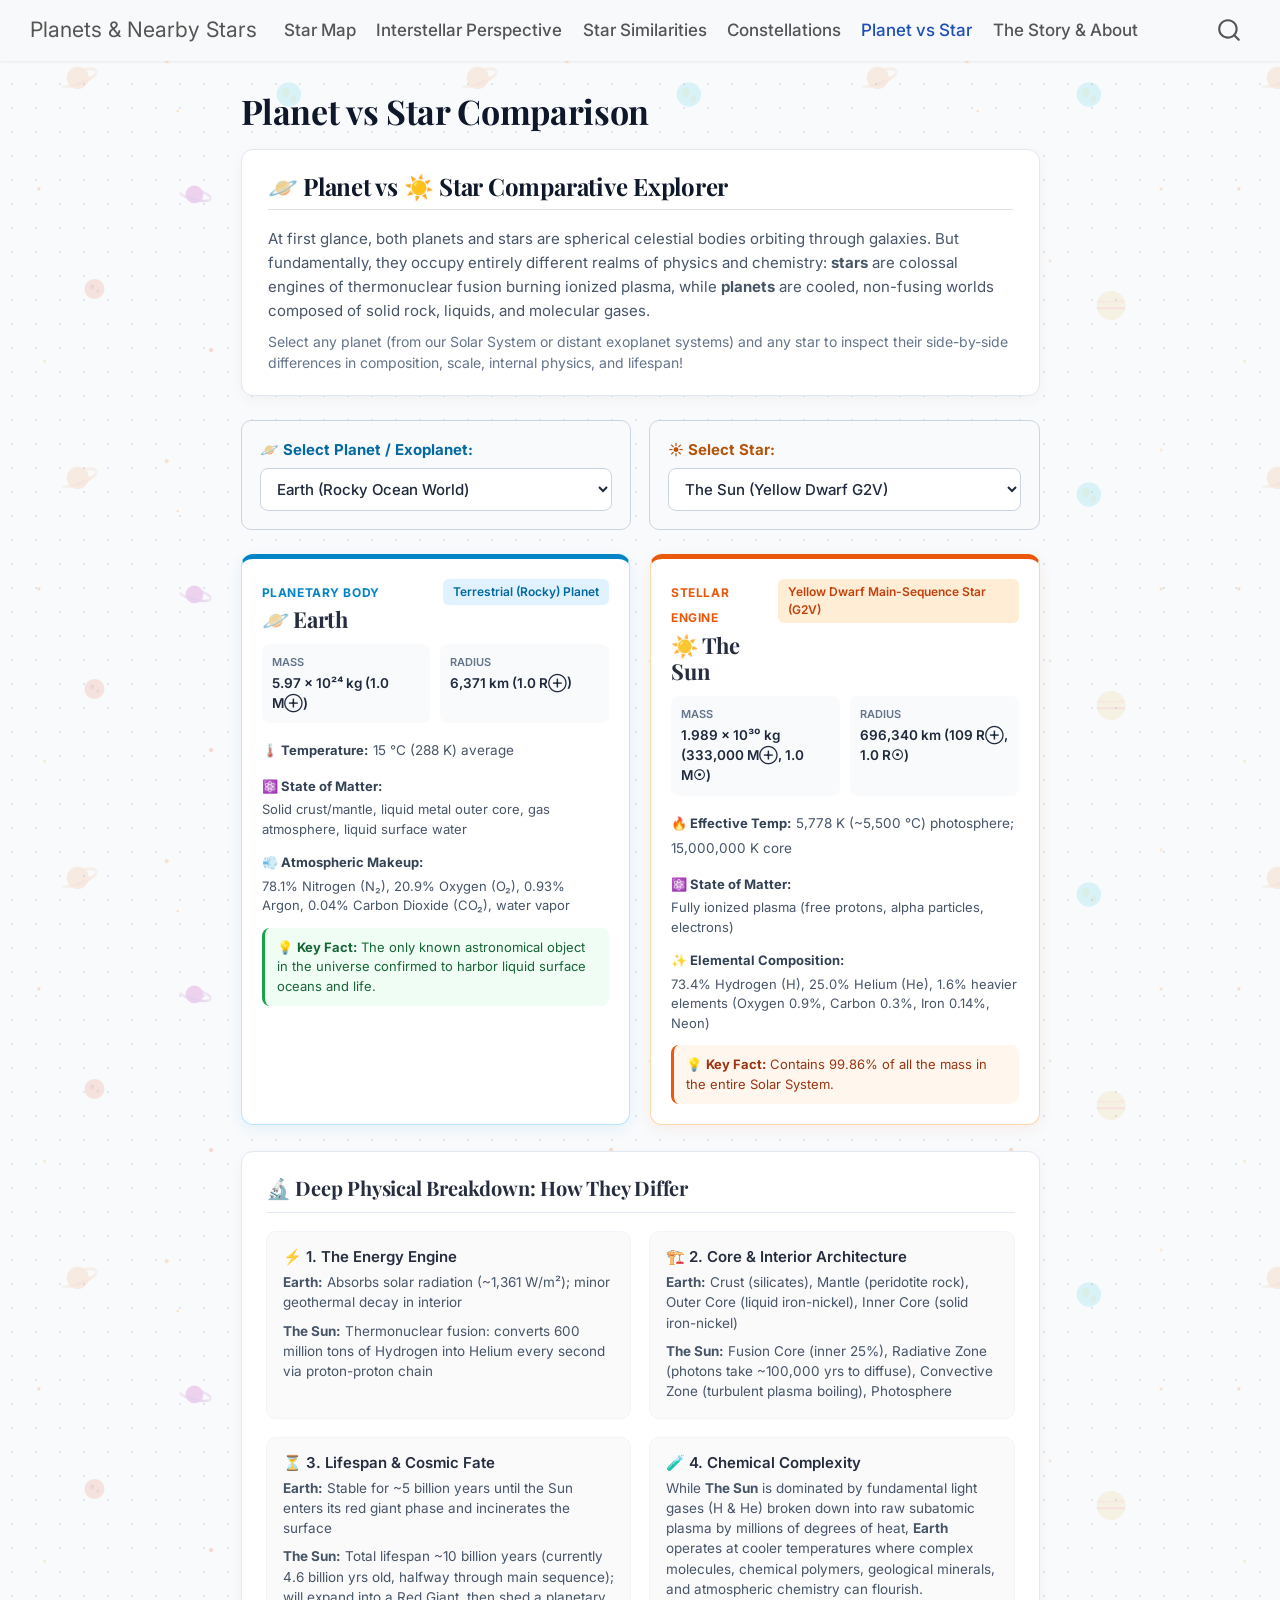
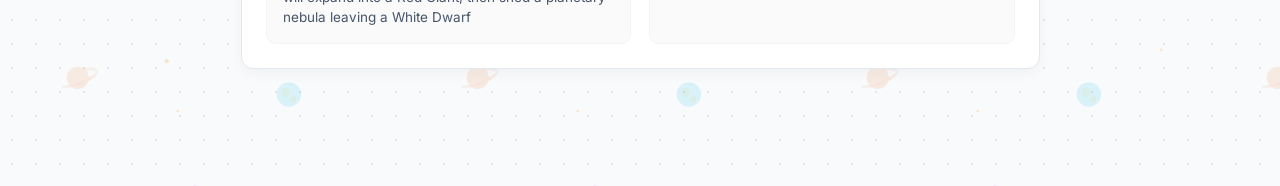
<file: compare.html>
<!DOCTYPE html>
<html xmlns="http://www.w3.org/1999/xhtml" lang="en" xml:lang="en"><head>

<meta charset="utf-8">
<meta name="generator" content="quarto-1.10.18">

<meta name="viewport" content="width=device-width, initial-scale=1.0, user-scalable=yes">


<title>Planet vs Star Comparison – Planets &amp; Nearby Stars</title>
<style>
/* Default styles provided by pandoc.
** See https://pandoc.org/MANUAL.html#variables-for-html for config info.
*/
span.smallcaps{font-variant: small-caps;}
div.columns{display: flex; gap: 1.5em;}
div.column{flex: auto;}
@media screen {
div.columns{gap: min(4vw, 1.5em);}
div.column{overflow-x: auto;}
}
div.hanging-indent{margin-left: 1.5em; text-indent: -1.5em;}
ul.task-list{list-style: none;}
ul.task-list li input[type="checkbox"] {
  width: 0.8em;
  margin: 0 0.8em 0.2em -1em; /* quarto-specific, see https://github.com/quarto-dev/quarto-cli/issues/4556 */ 
  vertical-align: middle;
}
</style>


<script src="site_libs/quarto-nav/quarto-nav.js"></script>
<script src="site_libs/quarto-nav/headroom.min.js"></script>
<script src="site_libs/clipboard/clipboard.min.js"></script>
<script src="site_libs/quarto-search/autocomplete.umd.js"></script>
<script src="site_libs/quarto-search/fuse.min.js"></script>
<script src="site_libs/quarto-search/quarto-search.js"></script>
<meta name="quarto:offset" content="./">
<script src="site_libs/quarto-html/quarto.js" type="module"></script>
<script src="site_libs/quarto-html/tabsets/tabsets.js" type="module"></script>
<script src="site_libs/quarto-html/popper.min.js"></script>
<script src="site_libs/quarto-html/tippy.umd.min.js"></script>
<script src="site_libs/quarto-html/anchor.min.js"></script>
<link href="site_libs/quarto-html/tippy.css" rel="stylesheet">
<link href="site_libs/quarto-html/quarto-syntax-highlighting-64a204ab8560d761af7679ceaba22944.css" rel="stylesheet" id="quarto-text-highlighting-styles">
<script src="site_libs/bootstrap/bootstrap.min.js"></script>
<link href="site_libs/bootstrap/bootstrap-icons.css" rel="stylesheet">
<link href="site_libs/bootstrap/bootstrap-3eaf8885052e939fbbbe2bfb513fc417.min.css" rel="stylesheet" append-hash="true" id="quarto-bootstrap" data-mode="light">
<script id="quarto-search-options" type="application/json">{
  "location": "navbar",
  "copy-button": false,
  "collapse-after": 3,
  "panel-placement": "end",
  "type": "overlay",
  "limit": 50,
  "keyboard-shortcut": [
    "f",
    "/",
    "s"
  ],
  "show-item-context": false,
  "language": {
    "search-no-results-text": "No results",
    "search-matching-documents-text": "matching documents",
    "search-copy-link-title": "Copy link to search",
    "search-hide-matches-text": "Hide additional matches",
    "search-more-match-text": "more match in this document",
    "search-more-matches-text": "more matches in this document",
    "search-clear-button-title": "Clear",
    "search-text-placeholder": "",
    "search-detached-cancel-button-title": "Cancel",
    "search-submit-button-title": "Submit",
    "search-label": "Search"
  }
}</script>


<link rel="stylesheet" href="styles.css">
</head>

<body class="nav-fixed fullcontent quarto-light">

<div id="quarto-search-results"></div>
  <header id="quarto-header" class="headroom fixed-top">
    <nav class="navbar navbar-expand-lg " data-bs-theme="dark">
      <div class="navbar-container container-fluid">
      <div class="navbar-brand-container mx-auto">
    <a class="navbar-brand" href="./index.html">
    <span class="navbar-title">Planets &amp; Nearby Stars</span>
    </a>
  </div>
            <div id="quarto-search" class="" title="Search"></div>
          <button class="navbar-toggler" type="button" data-bs-toggle="collapse" data-bs-target="#navbarCollapse" aria-controls="navbarCollapse" role="menu" aria-expanded="false" aria-label="Toggle navigation" onclick="if (window.quartoToggleHeadroom) { window.quartoToggleHeadroom(); }">
  <span class="navbar-toggler-icon"></span>
</button>
          <div class="collapse navbar-collapse" id="navbarCollapse">
            <ul class="navbar-nav navbar-nav-scroll me-auto">
  <li class="nav-item">
    <a class="nav-link" href="./index.html"> 
<span class="menu-text">Star Map</span></a>
  </li>  
  <li class="nav-item">
    <a class="nav-link" href="./perspective.html"> 
<span class="menu-text">Interstellar Perspective</span></a>
  </li>  
  <li class="nav-item">
    <a class="nav-link" href="./similarities.html"> 
<span class="menu-text">Star Similarities</span></a>
  </li>  
  <li class="nav-item">
    <a class="nav-link" href="./constellations.html"> 
<span class="menu-text">Constellations</span></a>
  </li>  
  <li class="nav-item">
    <a class="nav-link active" href="./compare.html" aria-current="page"> 
<span class="menu-text">Planet vs Star</span></a>
  </li>  
  <li class="nav-item">
    <a class="nav-link" href="./story.html"> 
<span class="menu-text">The Story &amp; About</span></a>
  </li>  
</ul>
          </div> <!-- /navcollapse -->
            <div class="quarto-navbar-tools">
</div>
      </div> <!-- /container-fluid -->
    </nav>
</header>
<!-- content -->
<div id="quarto-content" class="quarto-container page-columns page-rows-contents page-layout-article page-navbar">
<!-- sidebar -->
<!-- margin-sidebar -->
    
<!-- main -->
<main class="content" id="quarto-document-content">

<header id="title-block-header" class="quarto-title-block default">
<div class="quarto-title">
<h1 class="title">Planet vs Star Comparison</h1>
</div>



<div class="quarto-title-meta">

    
  
    
  </div>
  


</header>


<div style="margin-bottom: 24px; padding: 22px 26px; border: 1px solid #e2e8f0; border-radius: 12px; background: #ffffff; box-shadow: 0 4px 16px -2px rgba(15, 23, 42, 0.05);">
  <h2 style="margin-top: 0; color: #0f172a; font-size: 24px;" class="anchored">🪐 Planet vs ☀️ Star Comparative Explorer</h2>
  <p style="color: #475569; font-size: 15px; line-height: 1.6; margin-bottom: 8px;">
    At first glance, both planets and stars are spherical celestial bodies orbiting through galaxies. But fundamentally, they occupy entirely different realms of physics and chemistry: 
    <strong>stars</strong> are colossal engines of thermonuclear fusion burning ionized plasma, while <strong>planets</strong> are cooled, non-fusing worlds composed of solid rock, liquids, and molecular gases.
  </p>
  <p style="margin: 0; font-size: 14px; color: #64748b;">
    Select any planet (from our Solar System or distant exoplanet systems) and any star to inspect their side-by-side differences in composition, scale, internal physics, and lifespan!
  </p>
</div>

<!-- Comparison Selectors -->
<div style="display: grid; grid-template-columns: repeat(auto-fit, minmax(280px, 1fr)); gap: 18px; margin-bottom: 24px;">
  <div style="padding: 18px; border: 1px solid #cbd5e1; border-radius: 10px; background: #f8fafc;">
    <label for="select-planet" style="display: block; font-weight: 700; color: #0369a1; font-size: 15px; margin-bottom: 6px;">
      🪐 Select Planet / Exoplanet:
    </label>
    <select id="select-planet" style="width: 100%; padding: 10px 12px; font-size: 15px; border-radius: 8px; border: 1px solid #94a3b8; background: #ffffff;">
      <optgroup label="Solar System Worlds">
        <option value="earth" selected="">Earth (Rocky Ocean World)</option>
        <option value="jupiter">Jupiter (Gas Giant)</option>
        <option value="mars">Mars (Desert Terrestrial)</option>
        <option value="saturn">Saturn (Ringed Gas Giant)</option>
        <option value="neptune">Neptune (Ice Giant)</option>
        <option value="pluto">Pluto (Dwarf Planet)</option>
      </optgroup>
      <optgroup label="Alien Exoplanets">
        <option value="proxima_b">Proxima Centauri b (Habitable Zone Terrestrial)</option>
        <option value="trappist_1e">TRAPPIST-1e (Earth-Sized Rocky Exoplanet)</option>
        <option value="kepler_452b">Kepler-452b (Super-Earth / Older Cousin)</option>
        <option value="wasp_12b">WASP-12b (Ultra-Hot Tidally Torn Jupiter)</option>
      </optgroup>
    </select>
  </div>

  <div style="padding: 18px; border: 1px solid #cbd5e1; border-radius: 10px; background: #f8fafc;">
    <label for="select-star" style="display: block; font-weight: 700; color: #b45309; font-size: 15px; margin-bottom: 6px;">
      ☀️ Select Star:
    </label>
    <select id="select-star" style="width: 100%; padding: 10px 12px; font-size: 15px; border-radius: 8px; border: 1px solid #94a3b8; background: #ffffff;">
      <optgroup label="Nearby &amp; Familiar Stars">
        <option value="sun" selected="">The Sun (Yellow Dwarf G2V)</option>
        <option value="proxima_star">Proxima Centauri (Red Dwarf M5Ve)</option>
        <option value="sirius_a">Sirius A (Luminous White A1V)</option>
        <option value="betelgeuse">Betelgeuse (Red Supergiant M1-2Ia)</option>
        <option value="rigel">Rigel (Blue Supergiant B8Ia)</option>
      </optgroup>
      <optgroup label="Special &amp; Exotic Stars">
        <option value="vega">Vega (Rapid Rotator A0V)</option>
        <option value="sirius_b">Sirius B (Degenerate White Dwarf)</option>
        <option value="aldebaran">Aldebaran (Orange Giant K5III)</option>
      </optgroup>
    </select>
  </div>
</div>

<!-- Comparison Content Injected by JS -->
<div id="comparison-display"></div>

<script>
const planetsCatalog = {
  earth: {
    name: "Earth",
    category: "Terrestrial (Rocky) Planet",
    mass: "5.97 × 10²⁴ kg (1.0 M⊕)",
    radius: "6,371 km (1.0 R⊕)",
    surfaceTemp: "15 °C (288 K) average",
    stateOfMatter: "Solid crust/mantle, liquid metal outer core, gas atmosphere, liquid surface water",
    energySource: "Absorbs solar radiation (~1,361 W/m²); minor geothermal decay in interior",
    atmosphere: "78.1% Nitrogen (N₂), 20.9% Oxygen (O₂), 0.93% Argon, 0.04% Carbon Dioxide (CO₂), water vapor",
    interior: "Crust (silicates), Mantle (peridotite rock), Outer Core (liquid iron-nickel), Inner Core (solid iron-nickel)",
    lifespan: "Stable for ~5 billion years until the Sun enters its red giant phase and incinerates the surface",
    funFact: "The only known astronomical object in the universe confirmed to harbor liquid surface oceans and life."
  },
  jupiter: {
    name: "Jupiter",
    category: "Gas Giant Planet",
    mass: "1.90 × 10²⁷ kg (317.8 M⊕, 0.00095 M☉)",
    radius: "69,911 km (11.0 R⊕, 0.10 R☉)",
    surfaceTemp: "-110 °C (163 K) at cloud tops",
    stateOfMatter: "Dense molecular gas atmosphere transitioning into supercritical fluid and metallic liquid hydrogen",
    energySource: "Emits 1.6x more heat than it receives from the Sun due to slow gravitational Kelvin-Helmholtz compression",
    atmosphere: "~89.8% Molecular Hydrogen (H₂), ~10.2% Helium (He), with trace methane, ammonia, and water ice crystals",
    interior: "Outer hydrogen-helium envelope, thick layer of metallic hydrogen with electrical currents, dense rocky/ice diffuse core",
    lifespan: "Essentially immortal on cosmic scales; will remain a cool, dark gas sphere long after the Sun dies",
    funFact: "Jupiter is 2.5 times more massive than all other planets in the Solar System combined, but lacks the mass (~80x Jupiter) needed to ignite core fusion."
  },
  mars: {
    name: "Mars",
    category: "Terrestrial (Desert) Planet",
    mass: "6.42 × 10²³ kg (0.107 M⊕)",
    radius: "3,389 km (0.53 R⊕)",
    surfaceTemp: "-63 °C (210 K) average",
    stateOfMatter: "Solid rocky silicates and iron oxide rust; polar water-CO₂ ice caps",
    energySource: "Direct solar heating from the Sun (about 43% of Earth's solar irradiance)",
    atmosphere: "95.3% Carbon Dioxide (CO₂), 2.6% Nitrogen (N₂), 1.9% Argon; ultra-thin (~0.006 atm)",
    interior: "Thick basaltic crust rich in iron, silicate rock mantle, partially molten iron-sulfur core",
    lifespan: "Geologically dormant; surface will remain frozen and preserved until engulfed or scorched by the Sun",
    funFact: "Home to Olympus Mons, the largest volcano in the Solar System, towering nearly 3 times higher than Mount Everest."
  },
  saturn: {
    name: "Saturn",
    category: "Ringed Gas Giant",
    mass: "5.68 × 10²⁶ kg (95.2 M⊕)",
    radius: "58,232 km (9.1 R⊕)",
    surfaceTemp: "-140 °C (133 K) at 1 bar",
    stateOfMatter: "Gas envelope, liquid molecular hydrogen, liquid metallic hydrogen, dense core",
    energySource: "Internal heat radiation generated by helium droplets raining through liquid metallic hydrogen",
    atmosphere: "96.3% Hydrogen (H₂), 3.25% Helium (He), trace methane and ammonia",
    interior: "Hydrogen-helium atmosphere, liquid metallic hydrogen mantle, rocky silicate-iron core (~9–22 Earth masses)",
    lifespan: "Stable cold gas giant; its iconic rings will dissipate in ~100–300 million years as ring rain",
    funFact: "Saturn is the only planet in the Solar System with an average density less than water (0.687 g/cm³)—it would float in a giant bathtub!"
  },
  neptune: {
    name: "Neptune",
    category: "Ice Giant Planet",
    mass: "1.02 × 10²⁶ kg (17.1 M⊕)",
    radius: "24,622 km (3.86 R⊕)",
    surfaceTemp: "-201 °C (72 K) cloud top",
    stateOfMatter: "Molecular hydrogen gas atop a supercritical 'hot ice' mantle of water, ammonia, and methane fluids",
    energySource: "Radiates 2.6x the solar heat it receives from an intense internal convective core",
    atmosphere: "80% Hydrogen (H₂), 19% Helium (He), 1.5% Methane (CH₄, which absorbs red light to produce its vivid azure blue)",
    interior: "Outer atmosphere, deep slushy ionic water-ammonia ocean, dense silicate-iron-nickel core",
    lifespan: "Cold outer solar system fortress; outlasts the Sun's main sequence",
    funFact: "Whipped by the fastest sustained supersonic winds in the Solar System, gusting up to 2,100 km/h (1,300 mph)."
  },
  pluto: {
    name: "Pluto",
    category: "Dwarf Planet (Kuiper Belt Object)",
    mass: "1.30 × 10²² kg (0.0022 M⊕)",
    radius: "1,188 km (0.18 R⊕)",
    surfaceTemp: "-229 °C (44 K)",
    stateOfMatter: "Volatile nitrogen, methane, and carbon monoxide ices atop a rigid water-ice bedrock",
    energySource: "Extremely faint solar illumination (~1/900th of Earth) and minor radioactive decay in rocky core",
    atmosphere: "Transient whisper of Nitrogen, Methane, and CO gas that freezes onto the surface during distant aphelion",
    interior: "Dense silicate core surrounded by a deep mantle of solid water ice (possibly harboring a subsurface liquid slush ocean)",
    lifespan: "Permanently frozen outer sanctuary; will remain intact for trillions of years",
    funFact: "Features Sputnik Planitia, a heart-shaped nitrogen ice glacier 1,000 km across that circulates through glacial convection."
  },
  proxima_b: {
    name: "Proxima Centauri b",
    category: "Habitable-Zone Terrestrial Exoplanet",
    mass: "~1.17 Earth masses (M⊕)",
    radius: "~1.07 Earth radii (R⊕ estimated)",
    surfaceTemp: "-39 °C (234 K) equilibrium; habitable zones possible with atmosphere",
    stateOfMatter: "Presumed rocky crust, silicate mantle, metallic core; tidally locked (one side permanent day, one night)",
    energySource: "Irradiation from red dwarf host star Proxima Centauri; experiences intense stellar flare bombardment",
    atmosphere: "Under ongoing study by JWST; potentially stripped by high-energy X-ray flares or replenished by volcanism",
    interior: "Iron-rich core and dense silicate rock mantle",
    lifespan: "Its parent red dwarf star will burn for up to 4 trillion years, giving this planet the longest potential lifespan in the neighborhood",
    funFact: "Orbits only 7.5 million kilometers from its star (completing an entire year in just 11.2 Earth days) yet sits in the habitable zone because red dwarfs are so cool."
  },
  trappist_1e: {
    name: "TRAPPIST-1e",
    category: "Earth-Sized Rocky Exoplanet",
    mass: "0.69 Earth masses (M⊕)",
    radius: "0.92 Earth radii (R⊕)",
    surfaceTemp: "-22 °C (251 K) equilibrium temperature",
    stateOfMatter: "Solid silicate rocky crust, dense iron core; suspected surface water retention",
    energySource: "Host star irradiation; receives ~66% of the solar flux that Earth receives from the Sun",
    atmosphere: "Compact, non-hydrogen atmosphere; considered the most promising candidate in the system for a temperate secondary atmosphere",
    interior: "Exceptionally dense core, accounting for roughly 50% of the planet's total radius",
    lifespan: "Trillions of years, tied to its host star's ultra-slow fuel consumption rate",
    funFact: "From the surface of TRAPPIST-1e, sister exoplanets appear in the sky up to twice as large as the full Moon appears from Earth!"
  },
  kepler_452b: {
    name: "Kepler-452b",
    category: "Super-Earth Exoplanet",
    mass: "~5.0 Earth masses (estimated)",
    radius: "1.63 Earth radii (R⊕)",
    surfaceTemp: "~-8 °C (265 K) equilibrium",
    stateOfMatter: "Likely rocky with substantial volcanic activity or deep global ocean under dense cloud cover",
    energySource: "Irradiated by a G2-type solar twin star 6 billion years old (1.5 billion years older than our Sun)",
    atmosphere: "Thick greenhouse atmosphere with clouds and water vapor",
    interior: "Massive rocky mantle under immense gravity (~2x Earth's surface gravity)",
    lifespan: "Currently experiencing the runaway greenhouse effect as its parent star swells in age, offering a preview of Earth's future",
    funFact: "Often dubbed 'Earth's Older Cousin'—it has a 385-day orbit around a star nearly identical to our Sun."
  },
  wasp_12b: {
    name: "WASP-12b",
    category: "Ultra-Hot Jupiter Exoplanet",
    mass: "1.47 Jupiter masses",
    radius: "1.9 Jupiter radii (bloated by intense heat)",
    surfaceTemp: "2,250 °C (2,520 K)",
    stateOfMatter: "Scorching, ionized gas fluid with vaporized metals and graphite clouds",
    energySource: "Blistering radiation from orbiting just 3.4 million km from its host star (1.1-day orbital period)",
    atmosphere: "Carbon-rich, featuring gaseous carbon monoxide, methane, and vaporized aluminum and titanium oxides",
    interior: "Extreme high-temperature fluid interior distorted into an egg shape by stellar gravitational tidal forces",
    lifespan: "Doomed: the parent star is actively stripping and consuming the planet; estimated to be devoured in ~3 million years",
    funFact: "Its surface is as dark as asphalt (absorbing 94% of incident light) and tidal forces are pulling it into a distinct football/egg shape."
  }
};

const starsCatalog = {
  sun: {
    name: "The Sun",
    category: "Yellow Dwarf Main-Sequence Star (G2V)",
    mass: "1.989 × 10³⁰ kg (333,000 M⊕, 1.0 M☉)",
    radius: "696,340 km (109 R⊕, 1.0 R☉)",
    surfaceTemp: "5,778 K (~5,500 °C) photosphere; 15,000,000 K core",
    stateOfMatter: "Fully ionized plasma (free protons, alpha particles, electrons)",
    energySource: "Thermonuclear fusion: converts 600 million tons of Hydrogen into Helium every second via proton-proton chain",
    composition: "73.4% Hydrogen (H), 25.0% Helium (He), 1.6% heavier elements (Oxygen 0.9%, Carbon 0.3%, Iron 0.14%, Neon)",
    interior: "Fusion Core (inner 25%), Radiative Zone (photons take ~100,000 yrs to diffuse), Convective Zone (turbulent plasma boiling), Photosphere",
    lifespan: "Total lifespan ~10 billion years (currently 4.6 billion yrs old, halfway through main sequence); will expand into a Red Giant, then shed a planetary nebula leaving a White Dwarf",
    funFact: "Contains 99.86% of all the mass in the entire Solar System."
  },
  proxima_star: {
    name: "Proxima Centauri",
    category: "Red Dwarf Flare Star (M5Ve)",
    mass: "2.44 × 10²⁹ kg (40,800 M⊕, 0.122 M☉)",
    radius: "107,280 km (16.8 R⊕, 0.154 R☉)",
    surfaceTemp: "3,042 K (~2,770 °C); cool enough for molecular titanium oxide in outer layers",
    stateOfMatter: "Dense, convective ionized plasma throughout its entire body",
    energySource: "Slow hydrogen fusion via proton-proton chain; fully convective so it uses 100% of its fuel",
    composition: "~71% Hydrogen, ~27% Helium, ~2% heavier elements with prominent Titanium Monoxide (TiO) absorption bands",
    interior: "Entire star is a single turbulent convection zone from core to surface with no radiative boundary",
    lifespan: "Incredible lifespan of roughly 4 to 6 trillion years (hundreds of times the current age of the universe!)",
    funFact: "The closest known star to Earth (4.24 light-years), yet completely invisible to the naked human eye because its luminosity is only 0.17% of the Sun."
  },
  sirius_a: {
    name: "Sirius A",
    category: "A-Type Main-Sequence Star (A1V)",
    mass: "4.10 × 10³⁰ kg (687,000 M⊕, 2.06 M☉)",
    radius: "1,190,000 km (187 R⊕, 1.71 R☉)",
    surfaceTemp: "9,940 K (~9,670 °C) blazing white",
    stateOfMatter: "High-temperature ionized stellar plasma",
    energySource: "Fast hydrogen fusion dominated by the catalytic CNO (Carbon-Nitrogen-Oxygen) cycle",
    composition: "~74% Hydrogen, ~25% Helium, ~1% metals; exhibits strong Balmer hydrogen spectral lines",
    interior: "Convective core enclosed by a vast outer radiative envelope (the exact opposite structure of our Sun)",
    lifespan: "~1 billion years (burns its core fuel 25x faster than the Sun; already ~250 million years old)",
    funFact: "The brightest star in Earth's night sky (visual magnitude -1.46), shining 25 times brighter than the Sun at a distance of 8.6 light-years."
  },
  betelgeuse: {
    name: "Betelgeuse",
    category: "Red Supergiant Star (M1-2Ia)",
    mass: "3.3 × 10³¹ kg (5,500,000 M⊕, ~16.5 M☉)",
    radius: "530,000,000 km (764 R⊕, 764 R☉; larger than Jupiter's entire orbit!)",
    surfaceTemp: "3,600 K (~3,330 °C); cool, pulsing outer gas envelope",
    stateOfMatter: "Ultra-tenuous, bubbling plasma with giant convective cells the size of the Sun",
    energySource: "Advanced core fusion fusing Helium, Carbon, Neon, and Oxygen in concentric shells",
    composition: "Hydrogen, Helium, enriched with dredged-up Carbon, Nitrogen, and Oxygen",
    interior: "Multi-layered shell burning: inert iron-nickel core surrounded by silicon, oxygen, neon, carbon, helium, and hydrogen shells",
    lifespan: "Less than 10 million years total; currently in its death throes, destined to detonate in a Type II supernova within ~100,000 years",
    funFact: "If placed at the center of our Solar System, Betelgeuse would completely swallow Mercury, Venus, Earth, Mars, and the entire Asteroid Belt!"
  },
  rigel: {
    name: "Rigel",
    category: "Blue Supergiant Star (B8Ia)",
    mass: "4.18 × 10³¹ kg (7,000,000 M⊕, 21.0 M☉)",
    radius: "54,900,000 km (78.9 R⊕, 78.9 R☉)",
    surfaceTemp: "12,100 K (~11,800 °C) electric blue-white",
    stateOfMatter: "High-energy plasma emitting severe ultraviolet radiation",
    energySource: "Ultra-rapid thermonuclear fusion at core temperatures exceeding 40,000,000 K",
    composition: "Primarily Hydrogen and Helium, with strong neutral helium and singly-ionized metal lines",
    interior: "Convective core driven by the CNO cycle with intense radiation pressure driving massive mass loss",
    lifespan: "Around 8 to 10 million years; will soon burn through its remaining core reserves and explode as a catastrophic core-collapse supernova",
    funFact: "Radiates roughly 120,000 times more energy than the Sun, lighting up gas clouds hundreds of light-years away."
  },
  vega: {
    name: "Vega",
    category: "A-Type Main-Sequence Star (A0V)",
    mass: "4.26 × 10³⁰ kg (713,000 M⊕, 2.14 M☉)",
    radius: "1,960,000 km at equator / 1,640,000 km at poles (flattened by rotation)",
    surfaceTemp: "9,602 K at poles, cooler 7,600 K at equator (gravity darkening)",
    stateOfMatter: "Rapidly spinning ionized plasma",
    energySource: "CNO cycle hydrogen fusion in a dense core",
    composition: "Hydrogen and Helium, unusually low in heavy metals (only 32% of the Sun's metallicity)",
    interior: "Deep convective core surrounded by a radiation zone, spinning at 236 km/s (90% of its breakup speed!)",
    lifespan: "~1 billion years (currently ~455 million years old, at mid-life)",
    funFact: "Vega was the northern pole star around 12,000 BCE and will return to being Earth's North Pole star around the year 13,727 CE due to precession."
  },
  sirius_b: {
    name: "Sirius B ('The Pup')",
    category: "Degenerate White Dwarf Remnant (DA2)",
    mass: "2.03 × 10³⁰ kg (340,000 M⊕, 1.02 M☉)",
    radius: "5,800 km (0.92 R⊕; smaller than Earth!)",
    surfaceTemp: "25,200 K (~24,900 °C) blistering white; cooling slowly over billions of years",
    stateOfMatter: "Electron-degenerate matter; density is ~1,000,000 g/cm³ (a teaspoon weighs as much as an elephant!)",
    energySource: "No nuclear fusion occurs! It shines purely by slowly radiating away residual thermal heat stored in its degenerate ions",
    composition: "Nearly 100% pure Hydrogen outer thin veneer over a solid degenerate Carbon-Oxygen core",
    interior: "Core of ionized carbon and oxygen nuclei immersed in a sea of relativistic degenerate electrons held up by quantum degeneracy pressure",
    lifespan: "Practically infinite; will spend hundreds of trillions of years cooling into an inert Black Dwarf",
    funFact: "Sirius B packs the entire mass of the Sun into a sphere slightly smaller than Earth, generating a surface gravity 350,000 times stronger than Earth's!"
  },
  aldebaran: {
    name: "Aldebaran",
    category: "Orange Giant Star (K5III)",
    mass: "2.3 × 10³⁰ kg (385,000 M⊕, 1.16 M☉)",
    radius: "30,700,000 km (44.1 R⊕, 44.1 R☉)",
    surfaceTemp: "3,900 K (~3,625 °C) warm amber-red",
    stateOfMatter: "Swollen, convective low-density gaseous plasma",
    energySource: "Hydrogen shell fusion surrounding an inert, compact degenerate helium core",
    composition: "Hydrogen, Helium, enriched with convective dredge-up products; low metallicity",
    interior: "Degenerate helium core surrounded by a blazing hydrogen-burning shell and an enormous, bloated convective envelope",
    lifespan: "~6.5 billion years total; will soon experience the 'Helium Flash', begin core helium burning, and ultimately form a planetary nebula",
    funFact: "Marks the fiery eye of Taurus the Bull. NASA's Pioneer 10 spacecraft is currently coasting silently towards Aldebaran and will arrive in ~2 million years."
  }
};

function renderComparison() {
  const planetKey = document.getElementById('select-planet').value;
  const starKey = document.getElementById('select-star').value;

  const planet = planetsCatalog[planetKey];
  const star = starsCatalog[starKey];
  const container = document.getElementById('comparison-display');

  container.innerHTML = `
    <!-- Top Highlights Side-by-Side -->
    <div style="display: grid; grid-template-columns: repeat(auto-fit, minmax(320px, 1fr)); gap: 20px; margin-bottom: 26px;">
      <!-- Planet Card -->
      <div style="padding: 20px; border: 1px solid #bae6fd; border-radius: 12px; background: #ffffff; border-top: 5px solid #0284c7; box-shadow: 0 4px 14px rgba(2, 132, 199, 0.08);">
        <div style="display: flex; justify-content: space-between; align-items: flex-start; margin-bottom: 12px;">
          <div>
            <span style="font-size: 12px; font-weight: 700; text-transform: uppercase; color: #0284c7; letter-spacing: 0.05em;">Planetary Body</span>
            <h3 style="margin: 2px 0 0 0; color: #0f172a; font-size: 22px;">🪐 ${planet.name}</h3>
          </div>
          <span style="padding: 4px 10px; border-radius: 6px; font-size: 12px; font-weight: 600; background: #e0f2fe; color: #0369a1;">${planet.category}</span>
        </div>

        <div style="display: grid; grid-template-columns: 1fr 1fr; gap: 10px; margin-bottom: 14px;">
          <div style="padding: 10px; background: #f8fafc; border-radius: 8px;">
            <div style="font-size: 11px; font-weight: 600; color: #64748b; text-transform: uppercase;">Mass</div>
            <div style="font-size: 13.5px; font-weight: 600; color: #1e293b; margin-top: 2px;">${planet.mass}</div>
          </div>
          <div style="padding: 10px; background: #f8fafc; border-radius: 8px;">
            <div style="font-size: 11px; font-weight: 600; color: #64748b; text-transform: uppercase;">Radius</div>
            <div style="font-size: 13.5px; font-weight: 600; color: #1e293b; margin-top: 2px;">${planet.radius}</div>
          </div>
        </div>

        <div style="margin-bottom: 10px;">
          <strong style="font-size: 13px; color: #334155;">🌡️ Temperature:</strong>
          <span style="font-size: 13.5px; color: #475569;">${planet.surfaceTemp}</span>
        </div>

        <div style="margin-bottom: 10px;">
          <strong style="font-size: 13px; color: #334155;">⚛️ State of Matter:</strong>
          <p style="margin: 2px 0 0 0; font-size: 13px; color: #475569; line-height: 1.5;">${planet.stateOfMatter}</p>
        </div>

        <div style="margin-bottom: 12px;">
          <strong style="font-size: 13px; color: #334155;">💨 Atmospheric Makeup:</strong>
          <p style="margin: 2px 0 0 0; font-size: 13px; color: #475569; line-height: 1.5;">${planet.atmosphere}</p>
        </div>

        <div style="padding: 10px 12px; background: #f0fdf4; border-radius: 8px; border-left: 3px solid #16a34a; font-size: 13px; color: #166534; line-height: 1.5;">
          💡 <strong>Key Fact:</strong> ${planet.funFact}
        </div>
      </div>

      <!-- Star Card -->
      <div style="padding: 20px; border: 1px solid #fed7aa; border-radius: 12px; background: #ffffff; border-top: 5px solid #ea580c; box-shadow: 0 4px 14px rgba(234, 88, 12, 0.08);">
        <div style="display: flex; justify-content: space-between; align-items: flex-start; margin-bottom: 12px;">
          <div>
            <span style="font-size: 12px; font-weight: 700; text-transform: uppercase; color: #ea580c; letter-spacing: 0.05em;">Stellar Engine</span>
            <h3 style="margin: 2px 0 0 0; color: #0f172a; font-size: 22px;">☀️ ${star.name}</h3>
          </div>
          <span style="padding: 4px 10px; border-radius: 6px; font-size: 12px; font-weight: 600; background: #ffedd5; color: #c2410c;">${star.category}</span>
        </div>

        <div style="display: grid; grid-template-columns: 1fr 1fr; gap: 10px; margin-bottom: 14px;">
          <div style="padding: 10px; background: #f8fafc; border-radius: 8px;">
            <div style="font-size: 11px; font-weight: 600; color: #64748b; text-transform: uppercase;">Mass</div>
            <div style="font-size: 13.5px; font-weight: 600; color: #1e293b; margin-top: 2px;">${star.mass}</div>
          </div>
          <div style="padding: 10px; background: #f8fafc; border-radius: 8px;">
            <div style="font-size: 11px; font-weight: 600; color: #64748b; text-transform: uppercase;">Radius</div>
            <div style="font-size: 13.5px; font-weight: 600; color: #1e293b; margin-top: 2px;">${star.radius}</div>
          </div>
        </div>

        <div style="margin-bottom: 10px;">
          <strong style="font-size: 13px; color: #334155;">🔥 Effective Temp:</strong>
          <span style="font-size: 13.5px; color: #475569;">${star.surfaceTemp}</span>
        </div>

        <div style="margin-bottom: 10px;">
          <strong style="font-size: 13px; color: #334155;">⚛️ State of Matter:</strong>
          <p style="margin: 2px 0 0 0; font-size: 13px; color: #475569; line-height: 1.5;">${star.stateOfMatter}</p>
        </div>

        <div style="margin-bottom: 12px;">
          <strong style="font-size: 13px; color: #334155;">✨ Elemental Composition:</strong>
          <p style="margin: 2px 0 0 0; font-size: 13px; color: #475569; line-height: 1.5;">${star.composition}</p>
        </div>

        <div style="padding: 10px 12px; background: #fff7ed; border-radius: 8px; border-left: 3px solid #ea580c; font-size: 13px; color: #9a3412; line-height: 1.5;">
          💡 <strong>Key Fact:</strong> ${star.funFact}
        </div>
      </div>
    </div>

    <!-- Deep In-Depth Comparative Dimensions -->
    <div style="padding: 24px; border: 1px solid #e2e8f0; border-radius: 12px; background: #ffffff; box-shadow: 0 4px 16px -2px rgba(15, 23, 42, 0.05);">
      <h3 style="margin-top: 0; color: #0f172a; font-size: 20px; border-bottom: 1px solid #e2e8f0; padding-bottom: 12px;">
        🔬 Deep Physical Breakdown: How They Differ
      </h3>

      <div style="display: grid; grid-template-columns: repeat(auto-fit, minmax(300px, 1fr)); gap: 18px; margin-top: 18px;">
        <!-- Dimension 1: Energy Engine -->
        <div style="padding: 16px; border: 1px solid #f1f5f9; border-radius: 10px; background: #fafafa;">
          <h4 style="margin: 0 0 6px 0; color: #0f172a; font-size: 15px;">⚡ 1. The Energy Engine</h4>
          <p style="margin: 0 0 8px 0; font-size: 13.5px; color: #475569; line-height: 1.5;">
            <strong>${planet.name}:</strong> ${planet.energySource}
          </p>
          <p style="margin: 0; font-size: 13.5px; color: #475569; line-height: 1.5;">
            <strong>${star.name}:</strong> ${star.energySource}
          </p>
        </div>

        <!-- Dimension 2: Internal Structure -->
        <div style="padding: 16px; border: 1px solid #f1f5f9; border-radius: 10px; background: #fafafa;">
          <h4 style="margin: 0 0 6px 0; color: #0f172a; font-size: 15px;">🏗️ 2. Core & Interior Architecture</h4>
          <p style="margin: 0 0 8px 0; font-size: 13.5px; color: #475569; line-height: 1.5;">
            <strong>${planet.name}:</strong> ${planet.interior}
          </p>
          <p style="margin: 0; font-size: 13.5px; color: #475569; line-height: 1.5;">
            <strong>${star.name}:</strong> ${star.interior}
          </p>
        </div>

        <!-- Dimension 3: Lifespan & Cosmic Fate -->
        <div style="padding: 16px; border: 1px solid #f1f5f9; border-radius: 10px; background: #fafafa;">
          <h4 style="margin: 0 0 6px 0; color: #0f172a; font-size: 15px;">⏳ 3. Lifespan & Cosmic Fate</h4>
          <p style="margin: 0 0 8px 0; font-size: 13.5px; color: #475569; line-height: 1.5;">
            <strong>${planet.name}:</strong> ${planet.lifespan}
          </p>
          <p style="margin: 0; font-size: 13.5px; color: #475569; line-height: 1.5;">
            <strong>${star.name}:</strong> ${star.lifespan}
          </p>
        </div>

        <!-- Dimension 4: Chemistry -->
        <div style="padding: 16px; border: 1px solid #f1f5f9; border-radius: 10px; background: #fafafa;">
          <h4 style="margin: 0 0 6px 0; color: #0f172a; font-size: 15px;">🧪 4. Chemical Complexity</h4>
          <p style="margin: 0; font-size: 13.5px; color: #475569; line-height: 1.5;">
            While <strong>${star.name}</strong> is dominated by fundamental light gases (H & He) broken down into raw subatomic plasma by millions of degrees of heat, <strong>${planet.name}</strong> operates at cooler temperatures where complex molecules, chemical polymers, geological minerals, and atmospheric chemistry can flourish.
          </p>
        </div>
      </div>
    </div>
  `;
}

document.addEventListener('DOMContentLoaded', () => {
  document.getElementById('select-planet').addEventListener('change', renderComparison);
  document.getElementById('select-star').addEventListener('change', renderComparison);
  renderComparison();
});
</script>



</main> <!-- /main -->
<script id="quarto-html-after-body" type="application/javascript">
  window.document.addEventListener("DOMContentLoaded", function (event) {
    const icon = "";
    const anchorJS = new window.AnchorJS();
    anchorJS.options = {
      placement: 'right',
      icon: icon
    };
    anchorJS.add('.anchored');
    const isCodeAnnotation = (el) => {
      for (const clz of el.classList) {
        if (clz.startsWith('code-annotation-')) {                     
          return true;
        }
      }
      return false;
    }
    const onCopySuccess = function(e) {
      // button target
      const button = e.trigger;
      // don't keep focus
      button.blur();
      // flash "checked"
      button.classList.add('code-copy-button-checked');
      var currentTitle = button.getAttribute("title");
      button.setAttribute("title", "Copied!");
      let tooltip;
      if (window.bootstrap) {
        button.setAttribute("data-bs-toggle", "tooltip");
        button.setAttribute("data-bs-placement", "left");
        button.setAttribute("data-bs-title", "Copied!");
        tooltip = new bootstrap.Tooltip(button, 
          { trigger: "manual", 
            customClass: "code-copy-button-tooltip",
            offset: [0, -8]});
        tooltip.show();    
      }
      setTimeout(function() {
        if (tooltip) {
          tooltip.hide();
          button.removeAttribute("data-bs-title");
          button.removeAttribute("data-bs-toggle");
          button.removeAttribute("data-bs-placement");
        }
        button.setAttribute("title", currentTitle);
        button.classList.remove('code-copy-button-checked');
      }, 1000);
      // clear code selection
      e.clearSelection();
    }
    const getTextToCopy = function(trigger) {
      const outerScaffold = trigger.parentElement.cloneNode(true);
      const codeEl = outerScaffold.querySelector('code');
      for (const childEl of codeEl.children) {
        if (isCodeAnnotation(childEl)) {
          childEl.remove();
        }
      }
      return codeEl.innerText;
    }
    const clipboard = new window.ClipboardJS('.code-copy-button:not([data-in-quarto-modal])', {
      text: getTextToCopy
    });
    clipboard.on('success', onCopySuccess);
    if (window.document.getElementById('quarto-embedded-source-code-modal')) {
      const clipboardModal = new window.ClipboardJS('.code-copy-button[data-in-quarto-modal]', {
        text: getTextToCopy,
        container: window.document.getElementById('quarto-embedded-source-code-modal')
      });
      clipboardModal.on('success', onCopySuccess);
    }
      var localhostRegex = new RegExp(/^(?:http|https):\/\/localhost\:?[0-9]*\//);
      var mailtoRegex = new RegExp(/^mailto:/);
        var filterRegex = new RegExp("https:\/\/brooklynnmsn\.github\.io\/planets-1\/");
      var isInternal = (href) => {
          return filterRegex.test(href) || localhostRegex.test(href) || mailtoRegex.test(href);
      }
      // Inspect non-navigation links and adorn them if external
     var links = window.document.querySelectorAll('a[href]:not(.nav-link):not(.navbar-brand):not(.toc-action):not(.sidebar-link):not(.sidebar-item-toggle):not(.pagination-link):not(.no-external):not([aria-hidden]):not(.dropdown-item):not(.quarto-navigation-tool):not(.about-link)');
      for (var i=0; i<links.length; i++) {
        const link = links[i];
        if (!isInternal(link.href)) {
          // undo the damage that might have been done by quarto-nav.js in the case of
          // links that we want to consider external
          if (link.dataset.originalHref !== undefined) {
            link.href = link.dataset.originalHref;
          }
        }
      }
    function tippyHover(el, contentFn, onTriggerFn, onUntriggerFn) {
      const config = {
        allowHTML: true,
        maxWidth: 500,
        delay: 100,
        arrow: false,
        appendTo: function(el) {
            return el.parentElement;
        },
        interactive: true,
        interactiveBorder: 10,
        theme: 'quarto',
        placement: 'bottom-start',
      };
      if (contentFn) {
        config.content = contentFn;
      }
      if (onTriggerFn) {
        config.onTrigger = onTriggerFn;
      }
      if (onUntriggerFn) {
        config.onUntrigger = onUntriggerFn;
      }
      window.tippy(el, config); 
    }
    const noterefs = window.document.querySelectorAll('a[role="doc-noteref"]');
    for (var i=0; i<noterefs.length; i++) {
      const ref = noterefs[i];
      tippyHover(ref, function() {
        // use id or data attribute instead here
        let href = ref.getAttribute('data-footnote-href') || ref.getAttribute('href');
        try { href = new URL(href).hash; } catch {}
        const id = href.replace(/^#\/?/, "");
        const note = window.document.getElementById(id);
        if (note) {
          return note.innerHTML;
        } else {
          return "";
        }
      });
    }
    const xrefs = window.document.querySelectorAll('a.quarto-xref');
    const processXRef = (id, note) => {
      // Strip column container classes
      const stripColumnClz = (el) => {
        el.classList.remove("page-full", "page-columns");
        if (el.children) {
          for (const child of el.children) {
            stripColumnClz(child);
          }
        }
      }
      stripColumnClz(note)
      if (id === null || id.startsWith('sec-')) {
        // Special case sections, only their first couple elements
        const container = document.createElement("div");
        if (note.children && note.children.length > 2) {
          container.appendChild(note.children[0].cloneNode(true));
          for (let i = 1; i < note.children.length; i++) {
            const child = note.children[i];
            if (child.tagName === "P" && child.innerText === "") {
              continue;
            } else {
              container.appendChild(child.cloneNode(true));
              break;
            }
          }
          if (window.Quarto?.typesetMath) {
            window.Quarto.typesetMath(container);
          }
          return container.innerHTML
        } else {
          if (window.Quarto?.typesetMath) {
            window.Quarto.typesetMath(note);
          }
          return note.innerHTML;
        }
      } else {
        // Remove any anchor links if they are present
        const anchorLink = note.querySelector('a.anchorjs-link');
        if (anchorLink) {
          anchorLink.remove();
        }
        if (window.Quarto?.typesetMath) {
          window.Quarto.typesetMath(note);
        }
        if (note.classList.contains("callout")) {
          return note.outerHTML;
        } else {
          return note.innerHTML;
        }
      }
    }
    for (var i=0; i<xrefs.length; i++) {
      const xref = xrefs[i];
      tippyHover(xref, undefined, function(instance) {
        instance.disable();
        let url = xref.getAttribute('href');
        let hash = undefined; 
        if (url.startsWith('#')) {
          hash = url;
        } else {
          try { hash = new URL(url).hash; } catch {}
        }
        if (hash) {
          const id = hash.replace(/^#\/?/, "");
          const note = window.document.getElementById(id);
          if (note !== null) {
            try {
              const html = processXRef(id, note.cloneNode(true));
              instance.setContent(html);
            } finally {
              instance.enable();
              instance.show();
            }
          } else {
            // See if we can fetch this
            fetch(url.split('#')[0])
            .then(res => res.text())
            .then(html => {
              const parser = new DOMParser();
              const htmlDoc = parser.parseFromString(html, "text/html");
              const note = htmlDoc.getElementById(id);
              if (note !== null) {
                const html = processXRef(id, note);
                instance.setContent(html);
              } 
            }).finally(() => {
              instance.enable();
              instance.show();
            });
          }
        } else {
          // See if we can fetch a full url (with no hash to target)
          // This is a special case and we should probably do some content thinning / targeting
          fetch(url)
          .then(res => res.text())
          .then(html => {
            const parser = new DOMParser();
            const htmlDoc = parser.parseFromString(html, "text/html");
            const note = htmlDoc.querySelector('main.content');
            if (note !== null) {
              // This should only happen for chapter cross references
              // (since there is no id in the URL)
              // remove the first header
              if (note.children.length > 0 && note.children[0].tagName === "HEADER") {
                note.children[0].remove();
              }
              const html = processXRef(null, note);
              instance.setContent(html);
            } 
          }).finally(() => {
            instance.enable();
            instance.show();
          });
        }
      }, function(instance) {
      });
    }
        let selectedAnnoteEl;
        const selectorForAnnotation = ( cell, annotation) => {
          let cellAttr = 'data-code-cell="' + cell + '"';
          let lineAttr = 'data-code-annotation="' +  annotation + '"';
          const selector = 'span[' + cellAttr + '][' + lineAttr + ']';
          return selector;
        }
        const selectCodeLines = (annoteEl) => {
          const doc = window.document;
          const targetCell = annoteEl.getAttribute("data-target-cell");
          const targetAnnotation = annoteEl.getAttribute("data-target-annotation");
          const annoteSpan = window.document.querySelector(selectorForAnnotation(targetCell, targetAnnotation));
          const lines = annoteSpan.getAttribute("data-code-lines").split(",");
          const lineIds = lines.map((line) => {
            return targetCell + "-" + line;
          })
          let top = null;
          let height = null;
          let parent = null;
          if (lineIds.length > 0) {
              //compute the position of the single el (top and bottom and make a div)
              const el = window.document.getElementById(lineIds[0]);
              top = el.offsetTop;
              height = el.offsetHeight;
              parent = el.parentElement.parentElement;
            if (lineIds.length > 1) {
              const lastEl = window.document.getElementById(lineIds[lineIds.length - 1]);
              const bottom = lastEl.offsetTop + lastEl.offsetHeight;
              height = bottom - top;
            }
            if (top !== null && height !== null && parent !== null) {
              // cook up a div (if necessary) and position it 
              let div = window.document.getElementById("code-annotation-line-highlight");
              if (div === null) {
                div = window.document.createElement("div");
                div.setAttribute("id", "code-annotation-line-highlight");
                div.style.position = 'absolute';
                parent.appendChild(div);
              }
              div.style.top = top - 2 + "px";
              div.style.height = height + 4 + "px";
              div.style.left = 0;
              let gutterDiv = window.document.getElementById("code-annotation-line-highlight-gutter");
              if (gutterDiv === null) {
                gutterDiv = window.document.createElement("div");
                gutterDiv.setAttribute("id", "code-annotation-line-highlight-gutter");
                gutterDiv.style.position = 'absolute';
                const codeCell = window.document.getElementById(targetCell);
                const gutter = codeCell.querySelector('.code-annotation-gutter');
                gutter.appendChild(gutterDiv);
              }
              gutterDiv.style.top = top - 2 + "px";
              gutterDiv.style.height = height + 4 + "px";
            }
            selectedAnnoteEl = annoteEl;
          }
        };
        const unselectCodeLines = () => {
          const elementsIds = ["code-annotation-line-highlight", "code-annotation-line-highlight-gutter"];
          elementsIds.forEach((elId) => {
            const div = window.document.getElementById(elId);
            if (div) {
              div.remove();
            }
          });
          selectedAnnoteEl = undefined;
        };
          // Handle positioning of the toggle
      window.addEventListener(
        "resize",
        throttle(() => {
          elRect = undefined;
          if (selectedAnnoteEl) {
            selectCodeLines(selectedAnnoteEl);
          }
        }, 10)
      );
      function throttle(fn, ms) {
      let throttle = false;
      let timer;
        return (...args) => {
          if(!throttle) { // first call gets through
              fn.apply(this, args);
              throttle = true;
          } else { // all the others get throttled
              if(timer) clearTimeout(timer); // cancel #2
              timer = setTimeout(() => {
                fn.apply(this, args);
                timer = throttle = false;
              }, ms);
          }
        };
      }
        // Attach click handler to the DT
        const annoteDls = window.document.querySelectorAll('dt[data-target-cell]');
        for (const annoteDlNode of annoteDls) {
          annoteDlNode.addEventListener('click', (event) => {
            const clickedEl = event.target;
            if (clickedEl !== selectedAnnoteEl) {
              unselectCodeLines();
              const activeEl = window.document.querySelector('dt[data-target-cell].code-annotation-active');
              if (activeEl) {
                activeEl.classList.remove('code-annotation-active');
              }
              selectCodeLines(clickedEl);
              clickedEl.classList.add('code-annotation-active');
            } else {
              // Unselect the line
              unselectCodeLines();
              clickedEl.classList.remove('code-annotation-active');
            }
          });
        }
    const findCites = (el) => {
      const parentEl = el.parentElement;
      if (parentEl) {
        const cites = parentEl.dataset.cites;
        if (cites) {
          return {
            el,
            cites: cites.split(' ')
          };
        } else {
          return findCites(el.parentElement)
        }
      } else {
        return undefined;
      }
    };
    var bibliorefs = window.document.querySelectorAll('a[role="doc-biblioref"]');
    for (var i=0; i<bibliorefs.length; i++) {
      const ref = bibliorefs[i];
      const citeInfo = findCites(ref);
      if (citeInfo) {
        tippyHover(citeInfo.el, function() {
          var popup = window.document.createElement('div');
          citeInfo.cites.forEach(function(cite) {
            var citeDiv = window.document.createElement('div');
            citeDiv.classList.add('hanging-indent');
            citeDiv.classList.add('csl-entry');
            var biblioDiv = window.document.getElementById('ref-' + cite);
            if (biblioDiv) {
              citeDiv.innerHTML = biblioDiv.innerHTML;
            }
            popup.appendChild(citeDiv);
          });
          return popup.innerHTML;
        });
      }
    }
  });
  </script>
</div> <!-- /content -->




</body></html>
</file>
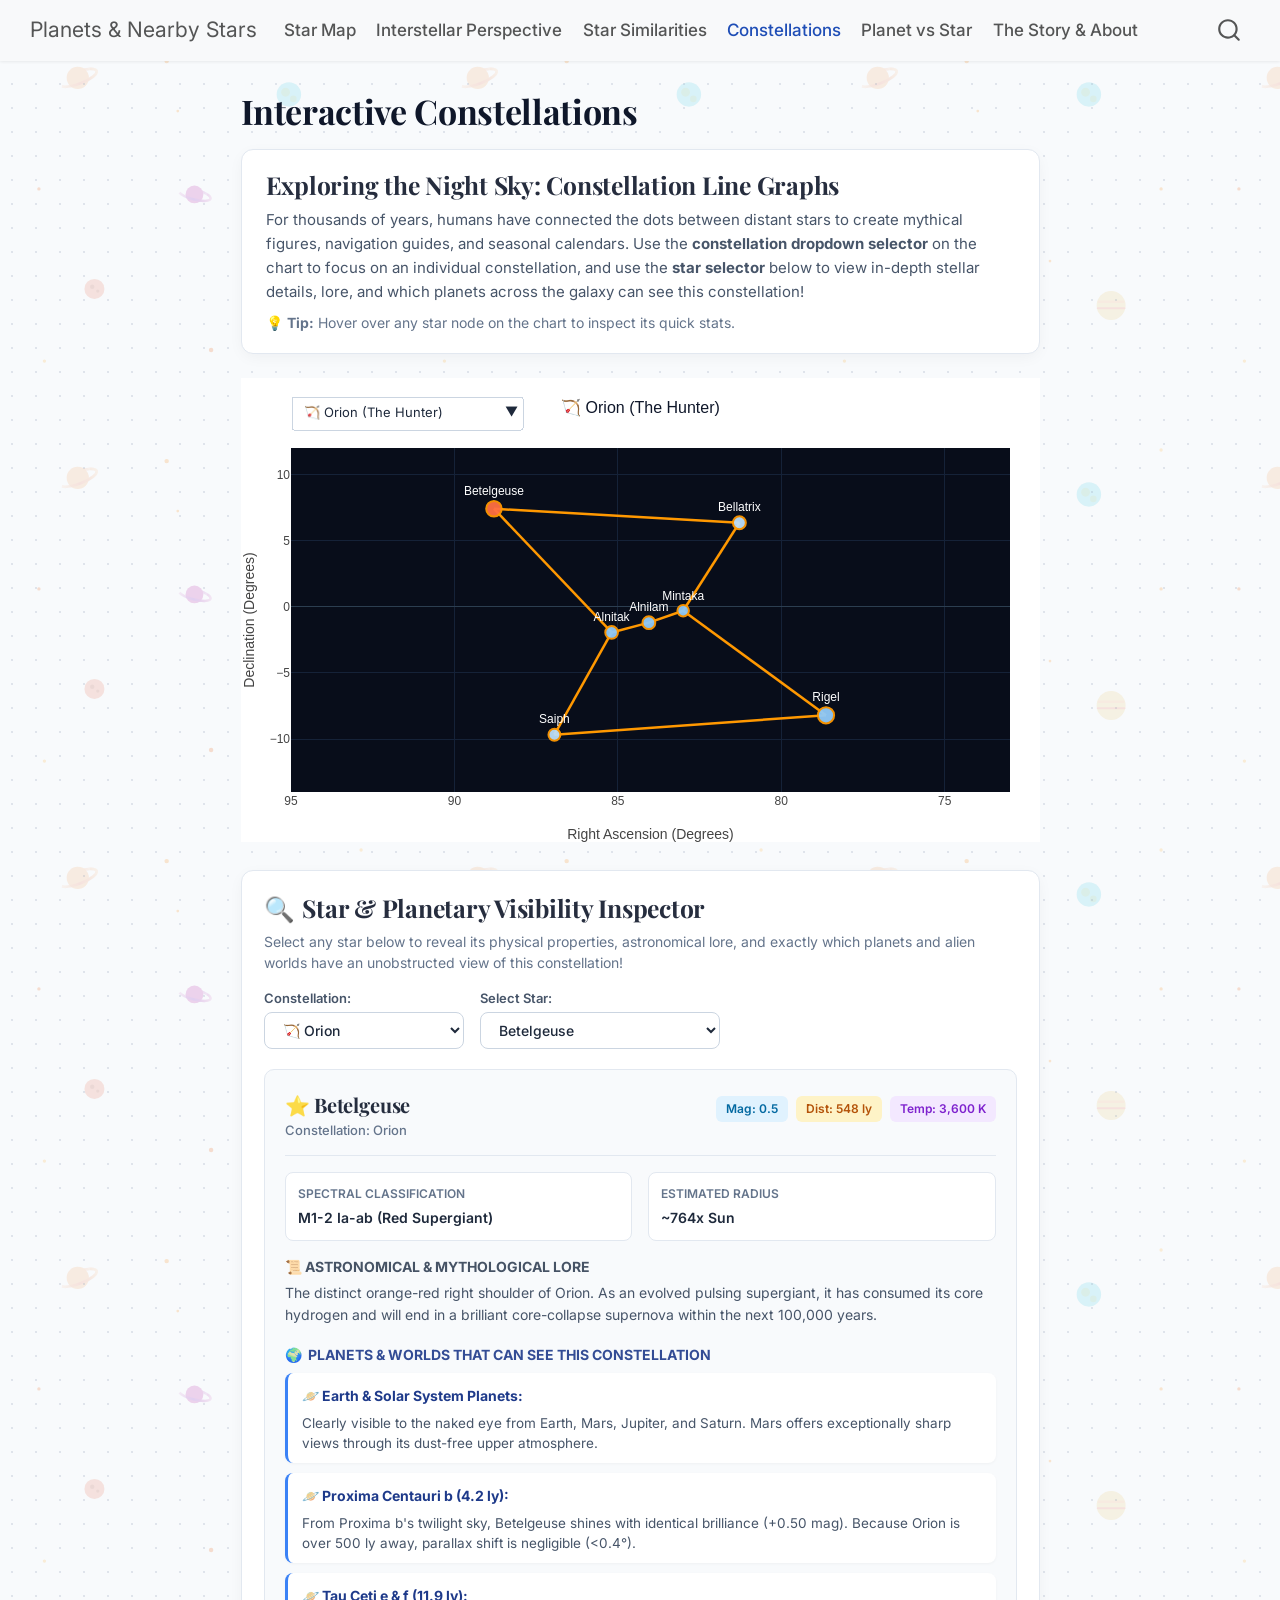
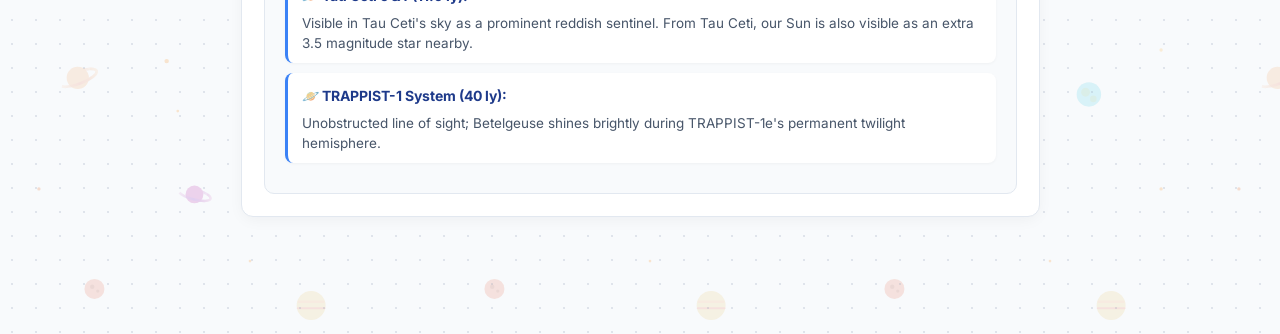
<file: constellations.html>
<!DOCTYPE html>
<html xmlns="http://www.w3.org/1999/xhtml" lang="en" xml:lang="en"><head>

<meta charset="utf-8">
<meta name="generator" content="quarto-1.10.18">

<meta name="viewport" content="width=device-width, initial-scale=1.0, user-scalable=yes">


<title>Interactive Constellations – Planets &amp; Nearby Stars</title>
<style>
/* Default styles provided by pandoc.
** See https://pandoc.org/MANUAL.html#variables-for-html for config info.
*/
span.smallcaps{font-variant: small-caps;}
div.columns{display: flex; gap: 1.5em;}
div.column{flex: auto;}
@media screen {
div.columns{gap: min(4vw, 1.5em);}
div.column{overflow-x: auto;}
}
div.hanging-indent{margin-left: 1.5em; text-indent: -1.5em;}
ul.task-list{list-style: none;}
ul.task-list li input[type="checkbox"] {
  width: 0.8em;
  margin: 0 0.8em 0.2em -1em; /* quarto-specific, see https://github.com/quarto-dev/quarto-cli/issues/4556 */ 
  vertical-align: middle;
}
</style>


<script src="site_libs/quarto-nav/quarto-nav.js"></script>
<script src="site_libs/quarto-nav/headroom.min.js"></script>
<script src="site_libs/clipboard/clipboard.min.js"></script>
<script src="site_libs/quarto-search/autocomplete.umd.js"></script>
<script src="site_libs/quarto-search/fuse.min.js"></script>
<script src="site_libs/quarto-search/quarto-search.js"></script>
<meta name="quarto:offset" content="./">
<script src="site_libs/quarto-html/quarto.js" type="module"></script>
<script src="site_libs/quarto-html/tabsets/tabsets.js" type="module"></script>
<script src="site_libs/quarto-html/popper.min.js"></script>
<script src="site_libs/quarto-html/tippy.umd.min.js"></script>
<script src="site_libs/quarto-html/anchor.min.js"></script>
<link href="site_libs/quarto-html/tippy.css" rel="stylesheet">
<link href="site_libs/quarto-html/quarto-syntax-highlighting-64a204ab8560d761af7679ceaba22944.css" rel="stylesheet" id="quarto-text-highlighting-styles">
<script src="site_libs/bootstrap/bootstrap.min.js"></script>
<link href="site_libs/bootstrap/bootstrap-icons.css" rel="stylesheet">
<link href="site_libs/bootstrap/bootstrap-3eaf8885052e939fbbbe2bfb513fc417.min.css" rel="stylesheet" append-hash="true" id="quarto-bootstrap" data-mode="light">
<script id="quarto-search-options" type="application/json">{
  "location": "navbar",
  "copy-button": false,
  "collapse-after": 3,
  "panel-placement": "end",
  "type": "overlay",
  "limit": 50,
  "keyboard-shortcut": [
    "f",
    "/",
    "s"
  ],
  "show-item-context": false,
  "language": {
    "search-no-results-text": "No results",
    "search-matching-documents-text": "matching documents",
    "search-copy-link-title": "Copy link to search",
    "search-hide-matches-text": "Hide additional matches",
    "search-more-match-text": "more match in this document",
    "search-more-matches-text": "more matches in this document",
    "search-clear-button-title": "Clear",
    "search-text-placeholder": "",
    "search-detached-cancel-button-title": "Cancel",
    "search-submit-button-title": "Submit",
    "search-label": "Search"
  }
}</script>
<link href="site_libs/htmltools-fill-0.5.9/fill.css" rel="stylesheet">
<script src="site_libs/htmlwidgets-1.6.4/htmlwidgets.js"></script>
<script src="site_libs/plotly-binding-4.12.1/plotly.js"></script>
<script src="site_libs/typedarray-0.1/typedarray.min.js"></script>
<script src="site_libs/jquery-3.5.1/jquery.min.js"></script>
<link href="site_libs/crosstalk-1.2.2/css/crosstalk.min.css" rel="stylesheet">
<script src="site_libs/crosstalk-1.2.2/js/crosstalk.min.js"></script>
<link href="site_libs/plotly-htmlwidgets-css-2.25.2/plotly-htmlwidgets.css" rel="stylesheet">
<script src="site_libs/plotly-main-2.25.2/plotly-latest.min.js"></script>


<link rel="stylesheet" href="styles.css">
</head>

<body class="nav-fixed fullcontent quarto-light">

<div id="quarto-search-results"></div>
  <header id="quarto-header" class="headroom fixed-top">
    <nav class="navbar navbar-expand-lg " data-bs-theme="dark">
      <div class="navbar-container container-fluid">
      <div class="navbar-brand-container mx-auto">
    <a class="navbar-brand" href="./index.html">
    <span class="navbar-title">Planets &amp; Nearby Stars</span>
    </a>
  </div>
            <div id="quarto-search" class="" title="Search"></div>
          <button class="navbar-toggler" type="button" data-bs-toggle="collapse" data-bs-target="#navbarCollapse" aria-controls="navbarCollapse" role="menu" aria-expanded="false" aria-label="Toggle navigation" onclick="if (window.quartoToggleHeadroom) { window.quartoToggleHeadroom(); }">
  <span class="navbar-toggler-icon"></span>
</button>
          <div class="collapse navbar-collapse" id="navbarCollapse">
            <ul class="navbar-nav navbar-nav-scroll me-auto">
  <li class="nav-item">
    <a class="nav-link" href="./index.html"> 
<span class="menu-text">Star Map</span></a>
  </li>  
  <li class="nav-item">
    <a class="nav-link" href="./perspective.html"> 
<span class="menu-text">Interstellar Perspective</span></a>
  </li>  
  <li class="nav-item">
    <a class="nav-link" href="./similarities.html"> 
<span class="menu-text">Star Similarities</span></a>
  </li>  
  <li class="nav-item">
    <a class="nav-link active" href="./constellations.html" aria-current="page"> 
<span class="menu-text">Constellations</span></a>
  </li>  
  <li class="nav-item">
    <a class="nav-link" href="./compare.html"> 
<span class="menu-text">Planet vs Star</span></a>
  </li>  
  <li class="nav-item">
    <a class="nav-link" href="./story.html"> 
<span class="menu-text">The Story &amp; About</span></a>
  </li>  
</ul>
          </div> <!-- /navcollapse -->
            <div class="quarto-navbar-tools">
</div>
      </div> <!-- /container-fluid -->
    </nav>
</header>
<!-- content -->
<div id="quarto-content" class="quarto-container page-columns page-rows-contents page-layout-article page-navbar">
<!-- sidebar -->
<!-- margin-sidebar -->
    
<!-- main -->
<main class="content" id="quarto-document-content">

<header id="title-block-header" class="quarto-title-block default">
<div class="quarto-title">
<h1 class="title">Interactive Constellations</h1>
</div>



<div class="quarto-title-meta">

    
  
    
  </div>
  


</header>


<div style="margin-bottom: 24px; padding: 20px 24px; border: 1px solid #e2e8f0; border-radius: 12px; background: #ffffff; box-shadow: 0 4px 16px -2px rgba(15, 23, 42, 0.05);">
  <h3 style="margin-top: 0; color: #0f172a;" class="anchored">Exploring the Night Sky: Constellation Line Graphs</h3>
  <p style="margin-bottom: 8px; color: #475569; font-size: 15px; line-height: 1.6;">
    For thousands of years, humans have connected the dots between distant stars to create mythical figures, navigation guides, and seasonal calendars.
    Use the <strong>constellation dropdown selector</strong> on the chart to focus on an individual constellation, and use the <strong>star selector</strong> below to view in-depth stellar details, lore, and which planets across the galaxy can see this constellation!
  </p>
  <p style="margin: 0; font-size: 14px; color: #64748b;">
    💡 <strong>Tip:</strong> Hover over any star node on the chart to inspect its quick stats.
  </p>
</div>
<div class="cell">
<div class="cell-output-display">
<div class="plotly html-widget html-fill-item" id="htmlwidget-833f28af7deafbf206a3" style="width:100%;height:464px;"></div>
<script type="application/json" data-for="htmlwidget-833f28af7deafbf206a3">{"x":{"visdat":{"7aee370db33a":["function () ","plotlyVisDat"],"7aee68cc725a":["function () ","data"],"7aee66aaec3d":["function () ","data"],"7aee4e018dfd":["function () ","data"],"7aee251164c5":["function () ","data"],"7aee2aea49f":["function () ","data"]},"cur_data":"7aee2aea49f","attrs":{"7aee370db33a":{"alpha_stroke":1,"sizes":[10,100],"spans":[1,20],"x":[88.790000000000006,81.280000000000001,null,88.790000000000006,85.189999999999998,null,81.280000000000001,83,null,83,84.049999999999997,null,84.049999999999997,85.189999999999998,null,85.189999999999998,86.939999999999998,null,83,78.629999999999995,null,86.939999999999998,78.629999999999995,null],"y":[7.4100000000000001,6.3499999999999996,null,7.4100000000000001,-1.9399999999999999,null,6.3499999999999996,-0.29999999999999999,null,-0.29999999999999999,-1.2,null,-1.2,-1.9399999999999999,null,-1.9399999999999999,-9.6699999999999999,null,-0.29999999999999999,-8.1999999999999993,null,-9.6699999999999999,-8.1999999999999993,null],"type":"scatter","mode":"lines","name":"Orion (Lines)","line":{"color":"#ff9800","width":2.5},"hoverinfo":"none","visible":true,"showlegend":false,"inherit":true},"7aee68cc725a":{"alpha_stroke":1,"sizes":[10,100],"spans":[1,20],"x":{},"y":{},"type":"scatter","mode":"markers+text","name":"Orion","text":{},"textposition":"top center","textfont":{"color":"#ffffff","size":12},"hoverinfo":"text","hovertext":{},"marker":{"size":{},"color":{},"line":{"color":"#ff9800","width":2},"opacity":0.94999999999999996},"visible":true,"showlegend":false,"inherit":true},"7aee68cc725a.1":{"alpha_stroke":1,"sizes":[10,100],"spans":[1,20],"x":[165.93000000000001,165.46000000000001,null,165.46000000000001,178.46000000000001,null,178.46000000000001,183.86000000000001,null,183.86000000000001,165.93000000000001,null,183.86000000000001,193.50999999999999,null,193.50999999999999,200.97999999999999,null,200.97999999999999,206.88999999999999,null],"y":[61.75,56.380000000000003,null,56.380000000000003,53.689999999999998,null,53.689999999999998,57.030000000000001,null,57.030000000000001,61.75,null,57.030000000000001,55.960000000000001,null,55.960000000000001,54.920000000000002,null,54.920000000000002,49.310000000000002,null],"type":"scatter","mode":"lines","name":"Ursa Major (Lines)","line":{"color":"#00e5ff","width":2.5},"hoverinfo":"none","visible":false,"showlegend":false,"inherit":true},"7aee66aaec3d":{"alpha_stroke":1,"sizes":[10,100],"spans":[1,20],"x":{},"y":{},"type":"scatter","mode":"markers+text","name":"Ursa Major","text":{},"textposition":"top center","textfont":{"color":"#ffffff","size":12},"hoverinfo":"text","hovertext":{},"marker":{"size":{},"color":{},"line":{"color":"#00e5ff","width":2},"opacity":0.94999999999999996},"visible":false,"showlegend":false,"inherit":true},"7aee66aaec3d.1":{"alpha_stroke":1,"sizes":[10,100],"spans":[1,20],"x":[2.2999999999999998,10.130000000000001,null,10.130000000000001,14.18,null,14.18,20.199999999999999,null,20.199999999999999,26.600000000000001,null],"y":[59.149999999999999,56.539999999999999,null,56.539999999999999,60.719999999999999,null,60.719999999999999,60.229999999999997,null,60.229999999999997,63.670000000000002,null],"type":"scatter","mode":"lines","name":"Cassiopeia (Lines)","line":{"color":"#e040fb","width":2.5},"hoverinfo":"none","visible":false,"showlegend":false,"inherit":true},"7aee4e018dfd":{"alpha_stroke":1,"sizes":[10,100],"spans":[1,20],"x":{},"y":{},"type":"scatter","mode":"markers+text","name":"Cassiopeia","text":{},"textposition":"top center","textfont":{"color":"#ffffff","size":12},"hoverinfo":"text","hovertext":{},"marker":{"size":{},"color":{},"line":{"color":"#e040fb","width":2},"opacity":0.94999999999999996},"visible":false,"showlegend":false,"inherit":true},"7aee4e018dfd.1":{"alpha_stroke":1,"sizes":[10,100],"spans":[1,20],"x":[310.29000000000002,305.56,null,305.56,291.80000000000001,null,296.24000000000001,305.56,null,305.56,311.55000000000001,null],"y":[45.280000000000001,40.259999999999998,null,40.259999999999998,27.960000000000001,null,45.130000000000003,40.259999999999998,null,40.259999999999998,33.969999999999999,null],"type":"scatter","mode":"lines","name":"Cygnus (Lines)","line":{"color":"#76ff03","width":2.5},"hoverinfo":"none","visible":false,"showlegend":false,"inherit":true},"7aee251164c5":{"alpha_stroke":1,"sizes":[10,100],"spans":[1,20],"x":{},"y":{},"type":"scatter","mode":"markers+text","name":"Cygnus","text":{},"textposition":"top center","textfont":{"color":"#ffffff","size":12},"hoverinfo":"text","hovertext":{},"marker":{"size":{},"color":{},"line":{"color":"#76ff03","width":2},"opacity":0.94999999999999996},"visible":false,"showlegend":false,"inherit":true},"7aee251164c5.1":{"alpha_stroke":1,"sizes":[10,100],"spans":[1,20],"x":[95.680000000000007,101.29000000000001,null,101.29000000000001,107.09999999999999,null,107.09999999999999,104.66,null,107.09999999999999,110.95999999999999,null],"y":[-17.960000000000001,-16.719999999999999,null,-16.719999999999999,-26.390000000000001,null,-26.390000000000001,-28.969999999999999,null,-26.390000000000001,-29.300000000000001,null],"type":"scatter","mode":"lines","name":"Canis Major (Lines)","line":{"color":"#ffd600","width":2.5},"hoverinfo":"none","visible":false,"showlegend":false,"inherit":true},"7aee2aea49f":{"alpha_stroke":1,"sizes":[10,100],"spans":[1,20],"x":{},"y":{},"type":"scatter","mode":"markers+text","name":"Canis Major","text":{},"textposition":"top center","textfont":{"color":"#ffffff","size":12},"hoverinfo":"text","hovertext":{},"marker":{"size":{},"color":{},"line":{"color":"#ffd600","width":2},"opacity":0.94999999999999996},"visible":false,"showlegend":false,"inherit":true}},"layout":{"margin":{"b":50,"l":50,"t":70,"r":30},"title":{"text":"🏹 Orion (The Hunter)","font":{"color":"#0f172a","size":16}},"plot_bgcolor":"#080d1a","paper_bgcolor":"#ffffff","xaxis":{"domain":[0,1],"automargin":true,"title":"Right Ascension (Degrees)","range":[95,73],"autorange":false,"zeroline":false,"gridcolor":"#152238"},"yaxis":{"domain":[0,1],"automargin":true,"title":"Declination (Degrees)","range":[-14,12],"autorange":false,"zeroline":true,"zerolinecolor":"#2c3e50","gridcolor":"#152238"},"updatemenus":[{"type":"dropdown","direction":"down","active":0,"x":0,"y":1.1499999999999999,"xanchor":"left","yanchor":"top","bgcolor":"#ffffff","bordercolor":"#cbd5e1","borderwidth":1,"font":{"family":"Inter, sans-serif","size":13,"color":"#1e293b"},"buttons":[{"method":"update","args":[{"visible":[true,true,false,false,false,false,false,false,false,false]},{"title":{"text":"🏹 Orion (The Hunter)","font":{"color":"#0f172a","size":16}},"xaxis":{"title":"Right Ascension (Degrees)","range":[95,73],"autorange":false,"zeroline":false,"gridcolor":"#152238"},"yaxis":{"title":"Declination (Degrees)","range":[-14,12],"autorange":false,"zeroline":true,"zerolinecolor":"#2c3e50","gridcolor":"#152238"}}],"label":"🏹 Orion (The Hunter)"},{"method":"update","args":[{"visible":[false,false,true,true,false,false,false,false,false,false]},{"title":{"text":"🐻 Ursa Major (Big Dipper)","font":{"color":"#0f172a","size":16}},"xaxis":{"title":"Right Ascension (Degrees)","range":[215,155],"autorange":false,"zeroline":false,"gridcolor":"#152238"},"yaxis":{"title":"Declination (Degrees)","range":[45,66],"autorange":false,"zeroline":true,"zerolinecolor":"#2c3e50","gridcolor":"#152238"}}],"label":"🐻 Ursa Major (Big Dipper)"},{"method":"update","args":[{"visible":[false,false,false,false,true,true,false,false,false,false]},{"title":{"text":"👑 Cassiopeia (The Queen)","font":{"color":"#0f172a","size":16}},"xaxis":{"title":"Right Ascension (Degrees)","range":[33,-3],"autorange":false,"zeroline":false,"gridcolor":"#152238"},"yaxis":{"title":"Declination (Degrees)","range":[52,68],"autorange":false,"zeroline":true,"zerolinecolor":"#2c3e50","gridcolor":"#152238"}}],"label":"👑 Cassiopeia (The Queen)"},{"method":"update","args":[{"visible":[false,false,false,false,false,false,true,true,false,false]},{"title":{"text":"🦢 Cygnus (The Northern Cross)","font":{"color":"#0f172a","size":16}},"xaxis":{"title":"Right Ascension (Degrees)","range":[318,285],"autorange":false,"zeroline":false,"gridcolor":"#152238"},"yaxis":{"title":"Declination (Degrees)","range":[23,50],"autorange":false,"zeroline":true,"zerolinecolor":"#2c3e50","gridcolor":"#152238"}}],"label":"🦢 Cygnus (The Northern Cross)"},{"method":"update","args":[{"visible":[false,false,false,false,false,false,false,false,true,true]},{"title":{"text":"🐕 Canis Major (The Great Dog)","font":{"color":"#0f172a","size":16}},"xaxis":{"title":"Right Ascension (Degrees)","range":[116,90],"autorange":false,"zeroline":false,"gridcolor":"#152238"},"yaxis":{"title":"Declination (Degrees)","range":[-34,-12],"autorange":false,"zeroline":true,"zerolinecolor":"#2c3e50","gridcolor":"#152238"}}],"label":"🐕 Canis Major (The Great Dog)"},{"method":"update","args":[{"visible":[true,true,true,true,true,true,true,true,true,true]},{"title":{"text":"🌌 All Constellations (Full Sky Map)","font":{"color":"#0f172a","size":16}},"xaxis":{"title":"Right Ascension (Degrees)","range":[360,0],"autorange":"reversed","zeroline":false,"gridcolor":"#152238"},"yaxis":{"title":"Declination (Degrees)","range":[-35,70],"autorange":false,"zeroline":true,"zerolinecolor":"#2c3e50","gridcolor":"#152238"}}],"label":"🌌 View All Constellations"}]}],"hovermode":"closest","showlegend":false},"source":"A","config":{"modeBarButtonsToAdd":["hoverclosest","hovercompare"],"showSendToCloud":false},"data":[{"x":[88.790000000000006,81.280000000000001,null,88.790000000000006,85.189999999999998,null,81.280000000000001,83,null,83,84.049999999999997,null,84.049999999999997,85.189999999999998,null,85.189999999999998,86.939999999999998,null,83,78.629999999999995,null,86.939999999999998,78.629999999999995],"y":[7.4100000000000001,6.3499999999999996,null,7.4100000000000001,-1.9399999999999999,null,6.3499999999999996,-0.29999999999999999,null,-0.29999999999999999,-1.2,null,-1.2,-1.9399999999999999,null,-1.9399999999999999,-9.6699999999999999,null,-0.29999999999999999,-8.1999999999999993,null,-9.6699999999999999,-8.1999999999999993],"type":"scatter","mode":"lines","name":"Orion (Lines)","line":{"color":"#ff9800","width":2.5},"hoverinfo":["none","none",null,"none","none",null,"none","none",null,"none","none",null,"none","none",null,"none","none",null,"none","none",null,"none","none"],"visible":true,"showlegend":false,"marker":{"color":"rgba(31,119,180,1)","line":{"color":"rgba(31,119,180,1)"}},"error_y":{"color":"rgba(31,119,180,1)"},"error_x":{"color":"rgba(31,119,180,1)"},"xaxis":"x","yaxis":"y","frame":null},{"x":[88.790000000000006,78.629999999999995,81.280000000000001,86.939999999999998,85.189999999999998,84.049999999999997,83],"y":[7.4100000000000001,-8.1999999999999993,6.3499999999999996,-9.6699999999999999,-1.9399999999999999,-1.2,-0.29999999999999999],"type":"scatter","mode":"markers+text","name":"Orion","text":["Betelgeuse","Rigel","Bellatrix","Saiph","Alnitak","Alnilam","Mintaka"],"textposition":["top center","top center","top center","top center","top center","top center","top center"],"textfont":{"color":"#ffffff","size":12},"hoverinfo":["text","text","text","text","text","text","text"],"hovertext":["<b>Betelgeuse<\/b> (Orion)<br><b>Visual Mag:<\/b> 0.5<br><b>Distance:<\/b> 548 ly<br><b>Class:<\/b> M1-2 Ia-ab (Red Supergiant)<br><em>Right shoulder; pulsating red supergiant nearing supernova.<\/em>","<b>Rigel<\/b> (Orion)<br><b>Visual Mag:<\/b> 0.18<br><b>Distance:<\/b> 860 ly<br><b>Class:<\/b> B8 Ia (Blue Supergiant)<br><em>Left foot; luminous blue supergiant, 120,000x brighter than Sun.<\/em>","<b>Bellatrix<\/b> (Orion)<br><b>Visual Mag:<\/b> 1.64<br><b>Distance:<\/b> 250 ly<br><b>Class:<\/b> B2 III (Blue Giant)<br><em>Left shoulder; known as the Amazon Star.<\/em>","<b>Saiph<\/b> (Orion)<br><b>Visual Mag:<\/b> 2.07<br><b>Distance:<\/b> 650 ly<br><b>Class:<\/b> B0.5 Ia (Supergiant)<br><em>Right foot of the cosmic hunter.<\/em>","<b>Alnitak<\/b> (Orion)<br><b>Visual Mag:<\/b> 1.74<br><b>Distance:<\/b> 1260 ly<br><b>Class:<\/b> O9.7 Ib (Blue Supergiant)<br><em>Eastern star of Orion's Belt; near Flame & Horsehead nebulae.<\/em>","<b>Alnilam<\/b> (Orion)<br><b>Visual Mag:<\/b> 1.69<br><b>Distance:<\/b> 2000 ly<br><b>Class:<\/b> B0 Ia (Blue Supergiant)<br><em>Center star of Orion's Belt.<\/em>","<b>Mintaka<\/b> (Orion)<br><b>Visual Mag:<\/b> 2.25<br><b>Distance:<\/b> 1200 ly<br><b>Class:<\/b> O9.5 II (Bright Giant)<br><em>Western star of Orion's Belt, closely aligned with celestial equator.<\/em>"],"marker":{"color":["#ff7043","#90caf9","#bbdefb","#bbdefb","#90caf9","#90caf9","#90caf9"],"size":[15.517671517671516,16.24948024948025,12.910602910602911,11.927234927234927,12.681912681912682,12.796257796257796,11.515592515592516],"line":{"color":"#ff9800","width":2},"opacity":0.94999999999999996},"visible":true,"showlegend":false,"error_y":{"color":"rgba(255,127,14,1)"},"error_x":{"color":"rgba(255,127,14,1)"},"line":{"color":"rgba(255,127,14,1)"},"xaxis":"x","yaxis":"y","frame":null},{"x":[165.93000000000001,165.46000000000001,null,165.46000000000001,178.46000000000001,null,178.46000000000001,183.86000000000001,null,183.86000000000001,165.93000000000001,null,183.86000000000001,193.50999999999999,null,193.50999999999999,200.97999999999999,null,200.97999999999999,206.88999999999999],"y":[61.75,56.380000000000003,null,56.380000000000003,53.689999999999998,null,53.689999999999998,57.030000000000001,null,57.030000000000001,61.75,null,57.030000000000001,55.960000000000001,null,55.960000000000001,54.920000000000002,null,54.920000000000002,49.310000000000002],"type":"scatter","mode":"lines","name":"Ursa Major (Lines)","line":{"color":"#00e5ff","width":2.5},"hoverinfo":["none","none",null,"none","none",null,"none","none",null,"none","none",null,"none","none",null,"none","none",null,"none","none"],"visible":false,"showlegend":false,"marker":{"color":"rgba(44,160,44,1)","line":{"color":"rgba(44,160,44,1)"}},"error_y":{"color":"rgba(44,160,44,1)"},"error_x":{"color":"rgba(44,160,44,1)"},"xaxis":"x","yaxis":"y","frame":null},{"x":[165.93000000000001,165.46000000000001,178.46000000000001,183.86000000000001,193.50999999999999,200.97999999999999,206.88999999999999],"y":[61.75,56.380000000000003,53.689999999999998,57.030000000000001,55.960000000000001,54.920000000000002,49.310000000000002],"type":"scatter","mode":"markers+text","name":"Ursa Major","text":["Dubhe","Merak","Phecda","Megrez","Alioth","Mizar","Alkaid"],"textposition":["top center","top center","top center","top center","top center","top center","top center"],"textfont":{"color":"#ffffff","size":12},"hoverinfo":["text","text","text","text","text","text","text"],"hovertext":["<b>Dubhe<\/b> (Ursa Major)<br><b>Visual Mag:<\/b> 1.79<br><b>Distance:<\/b> 123 ly<br><b>Class:<\/b> K0 III (Orange Giant)<br><em>Pointer star pointing directly towards Polaris.<\/em>","<b>Merak<\/b> (Ursa Major)<br><b>Visual Mag:<\/b> 2.37<br><b>Distance:<\/b> 79 ly<br><b>Class:<\/b> A1 V (White)<br><em>Lower pointer star of the Dipper's bowl.<\/em>","<b>Phecda<\/b> (Ursa Major)<br><b>Visual Mag:<\/b> 2.44<br><b>Distance:<\/b> 83 ly<br><b>Class:<\/b> A0 V (White)<br><em>Bottom-inner bowl star of the Big Dipper.<\/em>","<b>Megrez<\/b> (Ursa Major)<br><b>Visual Mag:<\/b> 3.32<br><b>Distance:<\/b> 80 ly<br><b>Class:<\/b> A3 V (White)<br><em>Junction joining the bowl to the handle.<\/em>","<b>Alioth<\/b> (Ursa Major)<br><b>Visual Mag:<\/b> 1.76<br><b>Distance:<\/b> 82 ly<br><b>Class:<\/b> A1 III-IV (White)<br><em>Brightest star in Ursa Major; base of the handle.<\/em>","<b>Mizar<\/b> (Ursa Major)<br><b>Visual Mag:<\/b> 2.23<br><b>Distance:<\/b> 83 ly<br><b>Class:<\/b> A2 V (White)<br><em>Famous double star with companion Alcor, used in ancient eyesight tests.<\/em>","<b>Alkaid<\/b> (Ursa Major)<br><b>Visual Mag:<\/b> 1.85<br><b>Distance:<\/b> 103 ly<br><b>Class:<\/b> B3 V (Blue-White)<br><em>Tip of the Dipper handle; name means Leader of the Daughters.<\/em>"],"marker":{"color":["#ffcc80","#ffffff","#ffffff","#ffffff","#ffffff","#ffffff","#bbdefb"],"size":[12.567567567567567,11.241164241164242,11.081081081081081,9.0686070686070686,12.636174636174635,11.561330561330561,12.43035343035343],"line":{"color":"#00e5ff","width":2},"opacity":0.94999999999999996},"visible":false,"showlegend":false,"error_y":{"color":"rgba(214,39,40,1)"},"error_x":{"color":"rgba(214,39,40,1)"},"line":{"color":"rgba(214,39,40,1)"},"xaxis":"x","yaxis":"y","frame":null},{"x":[2.2999999999999998,10.130000000000001,null,10.130000000000001,14.18,null,14.18,20.199999999999999,null,20.199999999999999,26.600000000000001],"y":[59.149999999999999,56.539999999999999,null,56.539999999999999,60.719999999999999,null,60.719999999999999,60.229999999999997,null,60.229999999999997,63.670000000000002],"type":"scatter","mode":"lines","name":"Cassiopeia (Lines)","line":{"color":"#e040fb","width":2.5},"hoverinfo":["none","none",null,"none","none",null,"none","none",null,"none","none"],"visible":false,"showlegend":false,"marker":{"color":"rgba(148,103,189,1)","line":{"color":"rgba(148,103,189,1)"}},"error_y":{"color":"rgba(148,103,189,1)"},"error_x":{"color":"rgba(148,103,189,1)"},"xaxis":"x","yaxis":"y","frame":null},{"x":[2.2999999999999998,10.130000000000001,14.18,20.199999999999999,26.600000000000001],"y":[59.149999999999999,56.539999999999999,60.719999999999999,60.229999999999997,63.670000000000002],"type":"scatter","mode":"markers+text","name":"Cassiopeia","text":["Caph","Schedar","Gamma Cas","Ruchbah","Segin"],"textposition":["top center","top center","top center","top center","top center"],"textfont":{"color":"#ffffff","size":12},"hoverinfo":["text","text","text","text","text"],"hovertext":["<b>Caph<\/b> (Cassiopeia)<br><b>Visual Mag:<\/b> 2.28<br><b>Distance:<\/b> 55 ly<br><b>Class:<\/b> F2 III (Yellow-White)<br><em>Western star of the celestial 'W'.<\/em>","<b>Schedar<\/b> (Cassiopeia)<br><b>Visual Mag:<\/b> 2.24<br><b>Distance:<\/b> 228 ly<br><b>Class:<\/b> K0 IIIa (Orange Giant)<br><em>Heart of Queen Cassiopeia.<\/em>","<b>Gamma Cas<\/b> (Cassiopeia)<br><b>Visual Mag:<\/b> 2.15<br><b>Distance:<\/b> 550 ly<br><b>Class:<\/b> B0.5 IVe (Blue Variable)<br><em>Center peak of the 'W'; violent rapid rotator.<\/em>","<b>Ruchbah<\/b> (Cassiopeia)<br><b>Visual Mag:<\/b> 2.68<br><b>Distance:<\/b> 99 ly<br><b>Class:<\/b> A5 V (White)<br><em>Knee of the seated queen.<\/em>","<b>Segin<\/b> (Cassiopeia)<br><b>Visual Mag:<\/b> 3.35<br><b>Distance:<\/b> 460 ly<br><b>Class:<\/b> B3 III (Blue Giant)<br><em>Eastern tip of the 'W'.<\/em>"],"marker":{"color":["#fff9c4","#ffb74d","#90caf9","#ffffff","#bbdefb"],"size":[11.446985446985448,11.538461538461538,11.744282744282744,10.532224532224532,9],"line":{"color":"#e040fb","width":2},"opacity":0.94999999999999996},"visible":false,"showlegend":false,"error_y":{"color":"rgba(140,86,75,1)"},"error_x":{"color":"rgba(140,86,75,1)"},"line":{"color":"rgba(140,86,75,1)"},"xaxis":"x","yaxis":"y","frame":null},{"x":[310.29000000000002,305.56,null,305.56,291.80000000000001,null,296.24000000000001,305.56,null,305.56,311.55000000000001],"y":[45.280000000000001,40.259999999999998,null,40.259999999999998,27.960000000000001,null,45.130000000000003,40.259999999999998,null,40.259999999999998,33.969999999999999],"type":"scatter","mode":"lines","name":"Cygnus (Lines)","line":{"color":"#76ff03","width":2.5},"hoverinfo":["none","none",null,"none","none",null,"none","none",null,"none","none"],"visible":false,"showlegend":false,"marker":{"color":"rgba(227,119,194,1)","line":{"color":"rgba(227,119,194,1)"}},"error_y":{"color":"rgba(227,119,194,1)"},"error_x":{"color":"rgba(227,119,194,1)"},"xaxis":"x","yaxis":"y","frame":null},{"x":[310.29000000000002,305.56,291.80000000000001,311.55000000000001,296.24000000000001],"y":[45.280000000000001,40.259999999999998,27.960000000000001,33.969999999999999,45.130000000000003],"type":"scatter","mode":"markers+text","name":"Cygnus","text":["Deneb","Sadr","Albireo","Gienah","Fawaris"],"textposition":["top center","top center","top center","top center","top center"],"textfont":{"color":"#ffffff","size":12},"hoverinfo":["text","text","text","text","text"],"hovertext":["<b>Deneb<\/b> (Cygnus)<br><b>Visual Mag:<\/b> 1.25<br><b>Distance:<\/b> 2615 ly<br><b>Class:<\/b> A2 Ia (White Supergiant)<br><em>Tail of the swan; corner of the Summer Triangle.<\/em>","<b>Sadr<\/b> (Cygnus)<br><b>Visual Mag:<\/b> 2.23<br><b>Distance:<\/b> 1800 ly<br><b>Class:<\/b> F8 Ib (Supergiant)<br><em>Chest of the Swan; intersection of the Northern Cross.<\/em>","<b>Albireo<\/b> (Cygnus)<br><b>Visual Mag:<\/b> 3.05<br><b>Distance:<\/b> 430 ly<br><b>Class:<\/b> K2 II + B8 V (Gold & Blue)<br><em>Beak of the swan; famous striking color binary.<\/em>","<b>Gienah<\/b> (Cygnus)<br><b>Visual Mag:<\/b> 2.48<br><b>Distance:<\/b> 73 ly<br><b>Class:<\/b> K0 III (Giant)<br><em>Eastern wing of the Swan.<\/em>","<b>Fawaris<\/b> (Cygnus)<br><b>Visual Mag:<\/b> 2.86<br><b>Distance:<\/b> 165 ly<br><b>Class:<\/b> B9.5 III (Blue-White)<br><em>Western wing of the Swan.<\/em>"],"marker":{"color":["#ffffff","#fff9c4","#ffa726","#ffcc80","#bbdefb"],"size":[13.802494802494802,11.561330561330561,9.6860706860706873,10.98960498960499,10.120582120582121],"line":{"color":"#76ff03","width":2},"opacity":0.94999999999999996},"visible":false,"showlegend":false,"error_y":{"color":"rgba(127,127,127,1)"},"error_x":{"color":"rgba(127,127,127,1)"},"line":{"color":"rgba(127,127,127,1)"},"xaxis":"x","yaxis":"y","frame":null},{"x":[95.680000000000007,101.29000000000001,null,101.29000000000001,107.09999999999999,null,107.09999999999999,104.66,null,107.09999999999999,110.95999999999999],"y":[-17.960000000000001,-16.719999999999999,null,-16.719999999999999,-26.390000000000001,null,-26.390000000000001,-28.969999999999999,null,-26.390000000000001,-29.300000000000001],"type":"scatter","mode":"lines","name":"Canis Major (Lines)","line":{"color":"#ffd600","width":2.5},"hoverinfo":["none","none",null,"none","none",null,"none","none",null,"none","none"],"visible":false,"showlegend":false,"marker":{"color":"rgba(188,189,34,1)","line":{"color":"rgba(188,189,34,1)"}},"error_y":{"color":"rgba(188,189,34,1)"},"error_x":{"color":"rgba(188,189,34,1)"},"xaxis":"x","yaxis":"y","frame":null},{"x":[101.29000000000001,95.680000000000007,107.09999999999999,104.66,110.95999999999999],"y":[-16.719999999999999,-17.960000000000001,-26.390000000000001,-28.969999999999999,-29.300000000000001],"type":"scatter","mode":"markers+text","name":"Canis Major","text":["Sirius","Mirzam","Wezen","Adhara","Aludra"],"textposition":["top center","top center","top center","top center","top center"],"textfont":{"color":"#ffffff","size":12},"hoverinfo":["text","text","text","text","text"],"hovertext":["<b>Sirius<\/b> (Canis Major)<br><b>Visual Mag:<\/b> -1.46<br><b>Distance:<\/b> 8.6 ly<br><b>Class:<\/b> A1 V (Bright White)<br><em>Brightest star in Earth's night sky; the Dog Star.<\/em>","<b>Mirzam<\/b> (Canis Major)<br><b>Visual Mag:<\/b> 1.98<br><b>Distance:<\/b> 500 ly<br><b>Class:<\/b> B1 II-III (Blue Giant)<br><em>Announcer star rising just before Sirius.<\/em>","<b>Wezen<\/b> (Canis Major)<br><b>Visual Mag:<\/b> 1.83<br><b>Distance:<\/b> 1600 ly<br><b>Class:<\/b> F8 Ia (Yellow-White Supergiant)<br><em>Weight/rump of the Great Dog.<\/em>","<b>Adhara<\/b> (Canis Major)<br><b>Visual Mag:<\/b> 1.5<br><b>Distance:<\/b> 430 ly<br><b>Class:<\/b> B2 II (Blue Bright Giant)<br><em>One of the brightest ultraviolet emitters in the sky.<\/em>","<b>Aludra<\/b> (Canis Major)<br><b>Visual Mag:<\/b> 2.45<br><b>Distance:<\/b> 2000 ly<br><b>Class:<\/b> B5 Ia (Blue Supergiant)<br><em>Tail tip of the Great Dog.<\/em>"],"marker":{"color":["#e0f7fa","#90caf9","#fff9c4","#90caf9","#90caf9"],"size":[20,12.133056133056133,12.476091476091476,13.23076923076923,11.058212058212057],"line":{"color":"#ffd600","width":2},"opacity":0.94999999999999996},"visible":false,"showlegend":false,"error_y":{"color":"rgba(23,190,207,1)"},"error_x":{"color":"rgba(23,190,207,1)"},"line":{"color":"rgba(23,190,207,1)"},"xaxis":"x","yaxis":"y","frame":null}],"highlight":{"on":"plotly_click","persistent":false,"dynamic":false,"selectize":false,"opacityDim":0.20000000000000001,"selected":{"opacity":1},"debounce":0},"shinyEvents":["plotly_hover","plotly_click","plotly_selected","plotly_relayout","plotly_brushed","plotly_brushing","plotly_clickannotation","plotly_doubleclick","plotly_deselect","plotly_afterplot","plotly_sunburstclick"],"base_url":"https://plot.ly"},"evals":[],"jsHooks":[]}</script>
</div>
</div>
<!-- Interactive Star Details & Planetary Visibility Inspector -->
<div style="margin-top: 28px; padding: 22px; border: 1px solid #e2e8f0; border-radius: 12px; background: #ffffff; box-shadow: 0 4px 16px -2px rgba(15, 23, 42, 0.05);">
  <h3 style="margin-top: 0; color: #0f172a; display: flex; align-items: center; gap: 8px;" class="anchored">
    <span>🔍</span> Star &amp; Planetary Visibility Inspector
  </h3>
  <p style="color: #64748b; font-size: 14px; margin-bottom: 16px;">
    Select any star below to reveal its physical properties, astronomical lore, and exactly which planets and alien worlds have an unobstructed view of this constellation!
  </p>

  <div style="display: flex; gap: 16px; align-items: center; flex-wrap: wrap; margin-bottom: 20px;">
    <div>
      <label for="constellation-filter" style="display: block; font-weight: 600; font-size: 13px; color: #475569; margin-bottom: 4px;">Constellation:</label>
      <select id="constellation-filter" style="padding: 8px 14px; font-size: 14px; border-radius: 8px; border: 1px solid #cbd5e1; min-width: 200px;">
        <option value="Orion" selected="">🏹 Orion</option>
        <option value="Ursa Major">🐻 Ursa Major</option>
        <option value="Cassiopeia">👑 Cassiopeia</option>
        <option value="Cygnus">🦢 Cygnus</option>
        <option value="Canis Major">🐕 Canis Major</option>
      </select>
    </div>

    <div>
      <label for="star-filter" style="display: block; font-weight: 600; font-size: 13px; color: #475569; margin-bottom: 4px;">Select Star:</label>
      <select id="star-filter" style="padding: 8px 14px; font-size: 14px; border-radius: 8px; border: 1px solid #cbd5e1; min-width: 240px;"></select>
    </div>
  </div>

  <div id="star-detail-card" style="padding: 20px; background: #f8fafc; border: 1px solid #e2e8f0; border-radius: 10px;">
    <!-- Injected dynamically via JavaScript -->
  </div>
</div>

<script>
const starDetailsData = {
  // Orion
  "Betelgeuse": {
    constellation: "Orion",
    mag: 0.50,
    dist: "548 ly",
    spectral: "M1-2 Ia-ab (Red Supergiant)",
    temp: "3,600 K",
    radius: "~764x Sun",
    lore: "The distinct orange-red right shoulder of Orion. As an evolved pulsing supergiant, it has consumed its core hydrogen and will end in a brilliant core-collapse supernova within the next 100,000 years.",
    planets: [
      { name: "Earth & Solar System Planets", desc: "Clearly visible to the naked eye from Earth, Mars, Jupiter, and Saturn. Mars offers exceptionally sharp views through its dust-free upper atmosphere." },
      { name: "Proxima Centauri b (4.2 ly)", desc: "From Proxima b's twilight sky, Betelgeuse shines with identical brilliance (+0.50 mag). Because Orion is over 500 ly away, parallax shift is negligible (<0.4°)." },
      { name: "Tau Ceti e & f (11.9 ly)", desc: "Visible in Tau Ceti's sky as a prominent reddish sentinel. From Tau Ceti, our Sun is also visible as an extra 3.5 magnitude star nearby." },
      { name: "TRAPPIST-1 System (40 ly)", desc: "Unobstructed line of sight; Betelgeuse shines brightly during TRAPPIST-1e's permanent twilight hemisphere." }
    ]
  },
  "Rigel": {
    constellation: "Orion",
    mag: 0.18,
    dist: "860 ly",
    spectral: "B8 Ia (Blue Supergiant)",
    temp: "12,100 K",
    radius: "~79x Sun",
    lore: "Orion's left foot; a ferocious blue supergiant radiating roughly 120,000 times more energy than our Sun. It is so luminous it illuminates nearby interstellar dust clouds like the Witch Head Nebula.",
    planets: [
      { name: "Earth, Mars & Pluto", desc: "Visible across all Solar System worlds. On Pluto (39 AU out), without atmospheric scattering, Rigel blazes against ink-black vacuum with intense ultraviolet radiance." },
      { name: "Epsilon Eridani b (10.5 ly)", desc: "Clearly visible; Orion's hourglass silhouette remains virtually unaltered from this neighboring orange-dwarf system." },
      { name: "Ross 128 b (11.0 ly)", desc: "Visible with naked-eye clarity; Rigel provides a stable blue beacon for stellar navigation from Ross 128's orbit." }
    ]
  },
  "Bellatrix": {
    constellation: "Orion",
    mag: 1.64,
    dist: "250 ly",
    spectral: "B2 III (Blue Giant)",
    temp: "22,000 K",
    radius: "~5.7x Sun",
    lore: "Known since medieval times as the 'Amazon Star', marking the cosmic hunter's left shoulder. It is a massive B-type giant that will eventually shed its outer layers as a white dwarf.",
    planets: [
      { name: "Solar System (Mercury through Neptune)", desc: "Visible across all orbital planes in our Solar System." },
      { name: "Wolf 359 System (7.8 ly)", desc: "Seen high above the planetary orbital plane, guiding orientation." },
      { name: "Gliese 876 Worlds (15.2 ly)", desc: "Visible to the 4 gas giant and super-Earth planets in this multi-planet system." }
    ]
  },
  "Alnitak": {
    constellation: "Orion",
    mag: 1.74,
    dist: "1,260 ly",
    spectral: "O9.7 Ib (Blue Supergiant)",
    temp: "29,500 K",
    radius: "~20x Sun",
    lore: "The easternmost star of Orion's Belt. Its intense ultraviolet radiation energizes the famous IC 434 emission region that silhouettes the iconic Horsehead Nebula.",
    planets: [
      { name: "Solar System Planets", desc: "Forms the iconic three-star belt easily visible from Earth and Mars." },
      { name: "Barnard's Star b (6.0 ly)", desc: "Visible in the southern celestial hemisphere of this close red dwarf neighbor." },
      { name: "LHS 1140 b (49 ly)", desc: "Due to Alnitak's extreme distance (1,260 ly), it remains an unmistakable belt star even 50 light-years from Earth." }
    ]
  },
  "Alnilam": {
    constellation: "Orion",
    mag: 1.69,
    dist: "2,000 ly",
    spectral: "B0 Ia (Blue Supergiant)",
    temp: "27,500 K",
    radius: "~42x Sun",
    lore: "The central jewel of Orion's Belt. One of the 57 navigational stars used historically by maritime and aerospace navigators across Earth.",
    planets: [
      { name: "Inner & Outer Solar Planets", desc: "Visible from all planets with dark skies." },
      { name: "Kepler-186f (580 ly)", desc: "Visible from the Kepler-186 system, though the belt orientation is skewed by ~15 degrees of parallax." }
    ]
  },
  "Mintaka": {
    constellation: "Orion",
    mag: 2.25,
    dist: "1,200 ly",
    spectral: "O9.5 II (Bright Giant)",
    temp: "31,800 K",
    radius: "~16x Sun",
    lore: "The westernmost belt star, positioned virtually on the celestial equator, allowing it to be seen equally well from both Earth's North and South poles.",
    planets: [
      { name: "Earth & Solar Planets", desc: "Serves as a celestial landmark visible equally across both hemispheres." },
      { name: "Proxima Centauri System (4.2 ly)", desc: "Perfect line of sight; completes the three-star belt in Proxima's night sky." }
    ]
  },
  "Saiph": {
    constellation: "Orion",
    mag: 2.07,
    dist: "650 ly",
    spectral: "B0.5 Ia (Supergiant)",
    temp: "26,500 K",
    radius: "~22x Sun",
    lore: "The right foot of Orion, balancing Rigel across the southern base. Emits the vast majority of its luminosity in invisible ultraviolet light.",
    planets: [
      { name: "Solar System", desc: "Visible from Earth, Mars, and Jupiter's icy moons." },
      { name: "Tau Ceti System", desc: "Clearly visible as the southern base of the hunter." }
    ]
  },

  // Ursa Major
  "Dubhe": {
    constellation: "Ursa Major",
    mag: 1.79,
    dist: "123 ly",
    spectral: "K0 III (Orange Giant)",
    temp: "4,660 K",
    radius: "~30x Sun",
    lore: "The upper pointer star of the Big Dipper bowl. Drawing a straight line through Merak and Dubhe points directly towards Polaris.",
    planets: [
      { name: "Earth & Mars", desc: "Circumpolar star for northern observers on Earth and Mars; never sets below the horizon in northern latitudes." },
      { name: "Proxima Centauri b (4.2 ly)", desc: "Visible in the deep northern sky, though because Ursa Major is closer (123 ly), Dubhe exhibits ~2° of parallax shift." },
      { name: "Kepler-452b (1,400 ly)", desc: "From deep in the Cygnus arm, Dubhe merges into the general Milky Way background." }
    ]
  },
  "Merak": {
    constellation: "Ursa Major",
    mag: 2.37,
    dist: "79 ly",
    spectral: "A1 V (White)",
    temp: "9,350 K",
    radius: "~3.0x Sun",
    lore: "The lower pointer star of the Big Dipper. Merak possesses a circumstellar dust disk similar to Vega, indicating active cometary or debris collisions.",
    planets: [
      { name: "Solar System", desc: "Visible from all worlds in our solar system." },
      { name: "Barnard's Star (6 ly)", desc: "Points toward the northern celestial pole from Barnard's planetary system." }
    ]
  },
  "Phecda": {
    constellation: "Ursa Major",
    mag: 2.44,
    dist: "83 ly",
    spectral: "A0 V (White)",
    temp: "9,500 K",
    radius: "~3.0x Sun",
    lore: "Forms the bottom-inner corner of the Big Dipper bowl. Part of the Ursa Major Moving Group of stars born together ~300 million years ago.",
    planets: [
      { name: "Earth, Venus, Mars", desc: "Prominent northern asterism star." },
      { name: "Tau Ceti System", desc: "Visible with high clarity in Tau Ceti's northern hemisphere." }
    ]
  },
  "Megrez": {
    constellation: "Ursa Major",
    mag: 3.32,
    dist: "80 ly",
    spectral: "A3 V (White)",
    temp: "8,600 K",
    radius: "~2.0x Sun",
    lore: "The faintest of the seven Dipper stars, acting as the hinge connecting the bowl to the handle.",
    planets: [
      { name: "Solar System Planets", desc: "Easily visible under dark skies from Earth, Mars, and Saturn." },
      { name: "Ross 128 b", desc: "Unobstructed line of sight." }
    ]
  },
  "Alioth": {
    constellation: "Ursa Major",
    mag: 1.76,
    dist: "82 ly",
    spectral: "A1 III-IV (White)",
    temp: "9,000 K",
    radius: "~4.1x Sun",
    lore: "The brightest star in Ursa Major. It features an intensely strong magnetic field that stratifies chemical elements across its spinning surface.",
    planets: [
      { name: "Earth & Mars", desc: "Dominant navigational beacon in northern skies." },
      { name: "Epsilon Eridani b", desc: "Visible with naked-eye clarity." }
    ]
  },
  "Mizar": {
    constellation: "Ursa Major",
    mag: 2.23,
    dist: "83 ly",
    spectral: "A2 V (White)",
    temp: "9,000 K",
    radius: "~2.4x Sun",
    lore: "Ancient naked-eye eyesight test paired with Alcor. Historically the first telescopic binary (1650) and first spectroscopic binary ever discovered.",
    planets: [
      { name: "Earth, Moon & Mars", desc: "Famous test of optical resolution for observers with transparent skies." },
      { name: "Proxima Centauri b", desc: "Mizar and Alcor are cleanly resolved into separate stars from Proxima b's skies." }
    ]
  },
  "Alkaid": {
    constellation: "Ursa Major",
    mag: 1.85,
    dist: "103 ly",
    spectral: "B3 V (Blue-White)",
    temp: "15,500 K",
    radius: "~3.4x Sun",
    lore: "The tip of the Dipper's handle. Unlike most other Dipper stars, Alkaid is not part of the moving group and is traveling through space in an independent direction.",
    planets: [
      { name: "Solar System", desc: "Guides stargazers through the 'arc to Arcturus'." },
      { name: "Tau Ceti System", desc: "Visible in Tau Ceti's northern celestial quadrant." }
    ]
  },

  // Cassiopeia
  "Caph": {
    constellation: "Cassiopeia",
    mag: 2.28,
    dist: "55 ly",
    spectral: "F2 III (Yellow-White)",
    temp: "7,000 K",
    radius: "~3.5x Sun",
    lore: "Westernmost star of the celestial 'W'. It lies almost directly on the zero-hour line of Right Ascension, used by astronomers to calibrate sky coordinates.",
    planets: [
      { name: "Earth, Mars, Jupiter", desc: "Circumpolar beacon in mid-to-high northern latitudes." },
      { name: "Proxima Centauri System", desc: "From Proxima Centauri, our Sun actually appears inside Cassiopeia as a 0.5 magnitude star, turning the 'W' into a zig-zag '/\/\/' pattern!" }
    ]
  },
  "Schedar": {
    constellation: "Cassiopeia",
    mag: 2.24,
    dist: "228 ly",
    spectral: "K0 IIIa (Orange Giant)",
    temp: "4,500 K",
    radius: "~42x Sun",
    lore: "The luminous orange heart of the Queen. Schedar has exhausted its core hydrogen fuel and expanded dramatically into giant maturity.",
    planets: [
      { name: "Solar System Planets", desc: "Distinctive warm orange hue against northern stars." },
      { name: "Barnard's Star System", desc: "Visible alongside the Sun in northern skies." }
    ]
  },
  "Gamma Cas": {
    constellation: "Cassiopeia",
    mag: 2.15,
    dist: "550 ly",
    spectral: "B0.5 IVe (Blue Variable)",
    temp: "25,000 K",
    radius: "~10x Sun",
    lore: "The central peak of the 'W'. It rotates at a blistering 430 km/s (near its breakup speed), hurling an equatorial disk of glowing plasma into surrounding space.",
    planets: [
      { name: "Solar System", desc: "Visible with erratic brightening flares." },
      { name: "TRAPPIST-1 System", desc: "Visible during night-side observations." }
    ]
  },
  "Ruchbah": {
    constellation: "Cassiopeia",
    mag: 2.68,
    dist: "99 ly",
    spectral: "A5 V (White)",
    temp: "8,400 K",
    radius: "~3.9x Sun",
    lore: "The Queen's knee; an eclipsing binary star system with subtle periodic dips in brightness every 759 days.",
    planets: [
      { name: "Earth & Solar Planets", desc: "Visible across all northern observing sites." },
      { name: "Tau Ceti System", desc: "Clearly visible in the northern sky." }
    ]
  },
  "Segin": {
    constellation: "Cassiopeia",
    mag: 3.35,
    dist: "460 ly",
    spectral: "B3 III (Blue Giant)",
    temp: "15,000 K",
    radius: "~6.0x Sun",
    lore: "The easternmost star of the 'W'. A young, hot helium-burning giant star rapidly expending its core reserves.",
    planets: [
      { name: "Solar System", desc: "Marks the eastern boundary of Cassiopeia." },
      { name: "Wolf 359 System", desc: "Visible in dark unpolluted skies." }
    ]
  },

  // Cygnus
  "Deneb": {
    constellation: "Cygnus",
    mag: 1.25,
    dist: "2,615 ly",
    spectral: "A2 Ia (White Supergiant)",
    temp: "8,500 K",
    radius: "~200x Sun",
    lore: "The tail of the Swan; one of the most distant and intrinsically luminous stars visible to human eyes. If Deneb were as close as Sirius, it would cast noticeable shadows on Earth at night!",
    planets: [
      { name: "Earth & All Solar System Worlds", desc: "Anchors the Summer Triangle alongside Vega and Altair." },
      { name: "Proxima Centauri b", desc: "Due to Deneb's extreme distance (2,600+ ly), it appears in the exact same spot and brightness from all nearby stars." },
      { name: "Kepler-22b (600 ly)", desc: "From Kepler-22b's ocean world, Deneb shines nearly 20 times brighter than it does from Earth!" }
    ]
  },
  "Sadr": {
    constellation: "Cygnus",
    mag: 2.23,
    dist: "1,800 ly",
    spectral: "F8 Ib (Supergiant)",
    temp: "6,500 K",
    radius: "~150x Sun",
    lore: "The chest of the Swan; sits directly at the center of the Northern Cross, surrounded by the glowing hydrogen gas of the diffuse Gamma Cygni Nebula.",
    planets: [
      { name: "Solar System Worlds", desc: "Visible embedded in the shimmering Milky Way galactic plane." },
      { name: "Epsilon Eridani b", desc: "Unobstructed line of sight." }
    ]
  },
  "Albireo": {
    constellation: "Cygnus",
    mag: 3.05,
    dist: "430 ly",
    spectral: "K2 II + B8 V (Gold & Blue)",
    temp: "4,400 K / 12,000 K",
    radius: "~60x Sun",
    lore: "The beak of the Swan; world-famous for its breathtaking contrast through small telescopes—a topaz-gold giant star paired with an electric sapphire companion.",
    planets: [
      { name: "Earth & Mars", desc: "One of the most cherished visual targets for planetary astronomers." },
      { name: "Tau Ceti System", desc: "Resolvable with moderate optical magnification." }
    ]
  },
  "Gienah": {
    constellation: "Cygnus",
    mag: 2.48,
    dist: "73 ly",
    spectral: "K0 III (Giant)",
    temp: "4,700 K",
    radius: "~11x Sun",
    lore: "The eastern wing of the cosmic swan, gliding gracefully across the northern summer sky.",
    planets: [
      { name: "Solar System", desc: "Clearly visible with naked eyes." },
      { name: "Ross 128 b", desc: "Visible as a prominent wing star." }
    ]
  },
  "Fawaris": {
    constellation: "Cygnus",
    mag: 2.86,
    dist: "165 ly",
    spectral: "B9.5 III (Blue-White)",
    temp: "10,000 K",
    radius: "~4.5x Sun",
    lore: "The western wingtip of the Swan, also known as Delta Cygni. It is a triple-star system with a high-speed rotational axis.",
    planets: [
      { name: "Solar System", desc: "Visible across all northern skies." },
      { name: "Barnard's Star System", desc: "Clear line of sight." }
    ]
  },

  // Canis Major
  "Sirius": {
    constellation: "Canis Major",
    mag: -1.46,
    dist: "8.6 ly",
    spectral: "A1 V (Bright White)",
    temp: "9,940 K",
    radius: "~1.7x Sun",
    lore: "The 'Dog Star' and the brightest star in Earth's entire night sky. At just 8.6 light-years away, it is orbited by 'The Pup' (Sirius B), the first white dwarf star ever discovered.",
    planets: [
      { name: "Earth, Mars, Europa", desc: "Blazes with incredible dazzling brightness (-1.46 mag), casting faint shadows under pristine mountain skies." },
      { name: "Proxima Centauri b (4.2 ly)", desc: "From Proxima b, Sirius is the brightest star in the sky (mag -1.7), situated near the celestial equator!" },
      { name: "Tau Ceti System (11.9 ly)", desc: "Visible with intense brilliance only 7.8 light-years away." },
      { name: "Ross 128 b (11.0 ly)", desc: "Extremely close neighbor at only 6.4 light-years distance, blazing as an ultra-bright beacon." }
    ]
  },
  "Mirzam": {
    constellation: "Canis Major",
    mag: 1.98,
    dist: "500 ly",
    spectral: "B1 II-III (Blue Giant)",
    temp: "25,000 K",
    radius: "~9.7x Sun",
    lore: "The 'Announcer' star, so named by ancient Arabian astronomers because it rises just minutes before Sirius, heralded by desert travelers.",
    planets: [
      { name: "Solar System", desc: "Visible preceding Sirius across the southern sky." },
      { name: "Wolf 359 System", desc: "Visible in dark night conditions." }
    ]
  },
  "Wezen": {
    constellation: "Canis Major",
    mag: 1.83,
    dist: "1,600 ly",
    spectral: "F8 Ia (Supergiant)",
    temp: "6,400 K",
    radius: "~215x Sun",
    lore: "The rump of the Great Dog; a colossal yellow-white supergiant. If placed in our Solar System, its surface would extend almost to Earth's orbit!",
    planets: [
      { name: "Solar System", desc: "Visible with naked-eye clarity despite its vast 1,600 ly distance." },
      { name: "Proxima Centauri System", desc: "Unobstructed line of sight." }
    ]
  },
  "Adhara": {
    constellation: "Canis Major",
    mag: 1.50,
    dist: "430 ly",
    spectral: "B2 II (Blue Bright Giant)",
    temp: "22,000 K",
    radius: "~14x Sun",
    lore: "Roughly 4.7 million years ago, Adhara passed within 34 light-years of our Solar System, becoming the single brightest star in Earth's sky at an astonishing magnitude of -3.99 (as bright as Venus)!",
    planets: [
      { name: "Earth & Solar Planets", desc: "Second brightest star in Canis Major." },
      { name: "Tau Ceti System", desc: "Visible with high luminosity." }
    ]
  },
  "Aludra": {
    constellation: "Canis Major",
    mag: 2.45,
    dist: "2,000 ly",
    spectral: "B5 Ia (Blue Supergiant)",
    temp: "13,500 K",
    radius: "~54x Sun",
    lore: "The tip of the dog's tail; a massive luminous supergiant nearing the end of its life, shedding matter at high velocity and destined to explode as a supernova.",
    planets: [
      { name: "Solar System", desc: "Visible in the southern celestial sky." },
      { name: "Barnard's Star System", desc: "Unobstructed line of sight." }
    ]
  }
};

function populateStarFilter() {
  const conSelect = document.getElementById('constellation-filter');
  const starSelect = document.getElementById('star-filter');
  const selectedCon = conSelect.value;

  starSelect.innerHTML = '';
  Object.keys(starDetailsData).forEach(starName => {
    if (starDetailsData[starName].constellation === selectedCon) {
      const opt = document.createElement('option');
      opt.value = starName;
      opt.textContent = starName;
      starSelect.appendChild(opt);
    }
  });

  renderStarCard();
}

function renderStarCard() {
  const starName = document.getElementById('star-filter').value;
  const data = starDetailsData[starName];
  const card = document.getElementById('star-detail-card');

  if (!data) return;

  let planetsHtml = data.planets.map(p => `
    <div style="margin-bottom: 10px; padding: 10px 14px; background: #ffffff; border-radius: 8px; border-left: 3px solid #3b82f6; box-shadow: 0 1px 3px rgba(0,0,0,0.04);">
      <strong style="color: #1e3a8a; font-size: 14px;">🪐 ${p.name}:</strong>
      <p style="margin: 4px 0 0 0; font-size: 13.5px; color: #475569; line-height: 1.5;">${p.desc}</p>
    </div>
  `).join('');

  card.innerHTML = `
    <div style="display: flex; justify-content: space-between; align-items: baseline; flex-wrap: wrap; border-bottom: 1px solid #e2e8f0; padding-bottom: 12px; margin-bottom: 16px;">
      <div>
        <h3 style="margin: 0; color: #0f172a; font-size: 20px;">⭐ ${starName}</h3>
        <span style="font-size: 13px; color: #64748b; font-weight: 500;">Constellation: ${data.constellation}</span>
      </div>
      <div style="display: flex; gap: 8px; flex-wrap: wrap; margin-top: 6px;">
        <span style="padding: 4px 10px; border-radius: 6px; font-size: 12px; font-weight: 600; background: #e0f2fe; color: #0369a1;">Mag: ${data.mag}</span>
        <span style="padding: 4px 10px; border-radius: 6px; font-size: 12px; font-weight: 600; background: #fef3c7; color: #b45309;">Dist: ${data.dist}</span>
        <span style="padding: 4px 10px; border-radius: 6px; font-size: 12px; font-weight: 600; background: #f3e8ff; color: #7e22ce;">Temp: ${data.temp}</span>
      </div>
    </div>

    <div style="display: grid; grid-template-columns: repeat(auto-fit, minmax(260px, 1fr)); gap: 16px; margin-bottom: 18px;">
      <div style="padding: 12px; background: #ffffff; border-radius: 8px; border: 1px solid #e2e8f0;">
        <div style="font-size: 12px; font-weight: 600; color: #64748b; text-transform: uppercase;">Spectral Classification</div>
        <div style="font-size: 14px; font-weight: 600; color: #1e293b; margin-top: 4px;">${data.spectral}</div>
      </div>
      <div style="padding: 12px; background: #ffffff; border-radius: 8px; border: 1px solid #e2e8f0;">
        <div style="font-size: 12px; font-weight: 600; color: #64748b; text-transform: uppercase;">Estimated Radius</div>
        <div style="font-size: 14px; font-weight: 600; color: #1e293b; margin-top: 4px;">${data.radius}</div>
      </div>
    </div>

    <div style="margin-bottom: 20px;">
      <h4 style="margin: 0 0 6px 0; color: #334155; font-size: 14px; font-weight: 700; text-transform: uppercase;">📜 Astronomical & Mythological Lore</h4>
      <p style="margin: 0; font-size: 14px; line-height: 1.6; color: #475569;">${data.lore}</p>
    </div>

    <div>
      <h4 style="margin: 0 0 10px 0; color: #1e3a8a; font-size: 14px; font-weight: 700; text-transform: uppercase; display: flex; align-items: center; gap: 6px;">
        <span>🌍</span> Planets & Worlds That Can See This Constellation
      </h4>
      <div>${planetsHtml}</div>
    </div>
  `;
}

document.addEventListener('DOMContentLoaded', () => {
  document.getElementById('constellation-filter').addEventListener('change', populateStarFilter);
  document.getElementById('star-filter').addEventListener('change', renderStarCard);
  populateStarFilter();
});
</script>



</main> <!-- /main -->
<script id="quarto-html-after-body" type="application/javascript">
  window.document.addEventListener("DOMContentLoaded", function (event) {
    const icon = "";
    const anchorJS = new window.AnchorJS();
    anchorJS.options = {
      placement: 'right',
      icon: icon
    };
    anchorJS.add('.anchored');
    const isCodeAnnotation = (el) => {
      for (const clz of el.classList) {
        if (clz.startsWith('code-annotation-')) {                     
          return true;
        }
      }
      return false;
    }
    const onCopySuccess = function(e) {
      // button target
      const button = e.trigger;
      // don't keep focus
      button.blur();
      // flash "checked"
      button.classList.add('code-copy-button-checked');
      var currentTitle = button.getAttribute("title");
      button.setAttribute("title", "Copied!");
      let tooltip;
      if (window.bootstrap) {
        button.setAttribute("data-bs-toggle", "tooltip");
        button.setAttribute("data-bs-placement", "left");
        button.setAttribute("data-bs-title", "Copied!");
        tooltip = new bootstrap.Tooltip(button, 
          { trigger: "manual", 
            customClass: "code-copy-button-tooltip",
            offset: [0, -8]});
        tooltip.show();    
      }
      setTimeout(function() {
        if (tooltip) {
          tooltip.hide();
          button.removeAttribute("data-bs-title");
          button.removeAttribute("data-bs-toggle");
          button.removeAttribute("data-bs-placement");
        }
        button.setAttribute("title", currentTitle);
        button.classList.remove('code-copy-button-checked');
      }, 1000);
      // clear code selection
      e.clearSelection();
    }
    const getTextToCopy = function(trigger) {
      const outerScaffold = trigger.parentElement.cloneNode(true);
      const codeEl = outerScaffold.querySelector('code');
      for (const childEl of codeEl.children) {
        if (isCodeAnnotation(childEl)) {
          childEl.remove();
        }
      }
      return codeEl.innerText;
    }
    const clipboard = new window.ClipboardJS('.code-copy-button:not([data-in-quarto-modal])', {
      text: getTextToCopy
    });
    clipboard.on('success', onCopySuccess);
    if (window.document.getElementById('quarto-embedded-source-code-modal')) {
      const clipboardModal = new window.ClipboardJS('.code-copy-button[data-in-quarto-modal]', {
        text: getTextToCopy,
        container: window.document.getElementById('quarto-embedded-source-code-modal')
      });
      clipboardModal.on('success', onCopySuccess);
    }
      var localhostRegex = new RegExp(/^(?:http|https):\/\/localhost\:?[0-9]*\//);
      var mailtoRegex = new RegExp(/^mailto:/);
        var filterRegex = new RegExp("https:\/\/brooklynnmsn\.github\.io\/planets-1\/");
      var isInternal = (href) => {
          return filterRegex.test(href) || localhostRegex.test(href) || mailtoRegex.test(href);
      }
      // Inspect non-navigation links and adorn them if external
     var links = window.document.querySelectorAll('a[href]:not(.nav-link):not(.navbar-brand):not(.toc-action):not(.sidebar-link):not(.sidebar-item-toggle):not(.pagination-link):not(.no-external):not([aria-hidden]):not(.dropdown-item):not(.quarto-navigation-tool):not(.about-link)');
      for (var i=0; i<links.length; i++) {
        const link = links[i];
        if (!isInternal(link.href)) {
          // undo the damage that might have been done by quarto-nav.js in the case of
          // links that we want to consider external
          if (link.dataset.originalHref !== undefined) {
            link.href = link.dataset.originalHref;
          }
        }
      }
    function tippyHover(el, contentFn, onTriggerFn, onUntriggerFn) {
      const config = {
        allowHTML: true,
        maxWidth: 500,
        delay: 100,
        arrow: false,
        appendTo: function(el) {
            return el.parentElement;
        },
        interactive: true,
        interactiveBorder: 10,
        theme: 'quarto',
        placement: 'bottom-start',
      };
      if (contentFn) {
        config.content = contentFn;
      }
      if (onTriggerFn) {
        config.onTrigger = onTriggerFn;
      }
      if (onUntriggerFn) {
        config.onUntrigger = onUntriggerFn;
      }
      window.tippy(el, config); 
    }
    const noterefs = window.document.querySelectorAll('a[role="doc-noteref"]');
    for (var i=0; i<noterefs.length; i++) {
      const ref = noterefs[i];
      tippyHover(ref, function() {
        // use id or data attribute instead here
        let href = ref.getAttribute('data-footnote-href') || ref.getAttribute('href');
        try { href = new URL(href).hash; } catch {}
        const id = href.replace(/^#\/?/, "");
        const note = window.document.getElementById(id);
        if (note) {
          return note.innerHTML;
        } else {
          return "";
        }
      });
    }
    const xrefs = window.document.querySelectorAll('a.quarto-xref');
    const processXRef = (id, note) => {
      // Strip column container classes
      const stripColumnClz = (el) => {
        el.classList.remove("page-full", "page-columns");
        if (el.children) {
          for (const child of el.children) {
            stripColumnClz(child);
          }
        }
      }
      stripColumnClz(note)
      if (id === null || id.startsWith('sec-')) {
        // Special case sections, only their first couple elements
        const container = document.createElement("div");
        if (note.children && note.children.length > 2) {
          container.appendChild(note.children[0].cloneNode(true));
          for (let i = 1; i < note.children.length; i++) {
            const child = note.children[i];
            if (child.tagName === "P" && child.innerText === "") {
              continue;
            } else {
              container.appendChild(child.cloneNode(true));
              break;
            }
          }
          if (window.Quarto?.typesetMath) {
            window.Quarto.typesetMath(container);
          }
          return container.innerHTML
        } else {
          if (window.Quarto?.typesetMath) {
            window.Quarto.typesetMath(note);
          }
          return note.innerHTML;
        }
      } else {
        // Remove any anchor links if they are present
        const anchorLink = note.querySelector('a.anchorjs-link');
        if (anchorLink) {
          anchorLink.remove();
        }
        if (window.Quarto?.typesetMath) {
          window.Quarto.typesetMath(note);
        }
        if (note.classList.contains("callout")) {
          return note.outerHTML;
        } else {
          return note.innerHTML;
        }
      }
    }
    for (var i=0; i<xrefs.length; i++) {
      const xref = xrefs[i];
      tippyHover(xref, undefined, function(instance) {
        instance.disable();
        let url = xref.getAttribute('href');
        let hash = undefined; 
        if (url.startsWith('#')) {
          hash = url;
        } else {
          try { hash = new URL(url).hash; } catch {}
        }
        if (hash) {
          const id = hash.replace(/^#\/?/, "");
          const note = window.document.getElementById(id);
          if (note !== null) {
            try {
              const html = processXRef(id, note.cloneNode(true));
              instance.setContent(html);
            } finally {
              instance.enable();
              instance.show();
            }
          } else {
            // See if we can fetch this
            fetch(url.split('#')[0])
            .then(res => res.text())
            .then(html => {
              const parser = new DOMParser();
              const htmlDoc = parser.parseFromString(html, "text/html");
              const note = htmlDoc.getElementById(id);
              if (note !== null) {
                const html = processXRef(id, note);
                instance.setContent(html);
              } 
            }).finally(() => {
              instance.enable();
              instance.show();
            });
          }
        } else {
          // See if we can fetch a full url (with no hash to target)
          // This is a special case and we should probably do some content thinning / targeting
          fetch(url)
          .then(res => res.text())
          .then(html => {
            const parser = new DOMParser();
            const htmlDoc = parser.parseFromString(html, "text/html");
            const note = htmlDoc.querySelector('main.content');
            if (note !== null) {
              // This should only happen for chapter cross references
              // (since there is no id in the URL)
              // remove the first header
              if (note.children.length > 0 && note.children[0].tagName === "HEADER") {
                note.children[0].remove();
              }
              const html = processXRef(null, note);
              instance.setContent(html);
            } 
          }).finally(() => {
            instance.enable();
            instance.show();
          });
        }
      }, function(instance) {
      });
    }
        let selectedAnnoteEl;
        const selectorForAnnotation = ( cell, annotation) => {
          let cellAttr = 'data-code-cell="' + cell + '"';
          let lineAttr = 'data-code-annotation="' +  annotation + '"';
          const selector = 'span[' + cellAttr + '][' + lineAttr + ']';
          return selector;
        }
        const selectCodeLines = (annoteEl) => {
          const doc = window.document;
          const targetCell = annoteEl.getAttribute("data-target-cell");
          const targetAnnotation = annoteEl.getAttribute("data-target-annotation");
          const annoteSpan = window.document.querySelector(selectorForAnnotation(targetCell, targetAnnotation));
          const lines = annoteSpan.getAttribute("data-code-lines").split(",");
          const lineIds = lines.map((line) => {
            return targetCell + "-" + line;
          })
          let top = null;
          let height = null;
          let parent = null;
          if (lineIds.length > 0) {
              //compute the position of the single el (top and bottom and make a div)
              const el = window.document.getElementById(lineIds[0]);
              top = el.offsetTop;
              height = el.offsetHeight;
              parent = el.parentElement.parentElement;
            if (lineIds.length > 1) {
              const lastEl = window.document.getElementById(lineIds[lineIds.length - 1]);
              const bottom = lastEl.offsetTop + lastEl.offsetHeight;
              height = bottom - top;
            }
            if (top !== null && height !== null && parent !== null) {
              // cook up a div (if necessary) and position it 
              let div = window.document.getElementById("code-annotation-line-highlight");
              if (div === null) {
                div = window.document.createElement("div");
                div.setAttribute("id", "code-annotation-line-highlight");
                div.style.position = 'absolute';
                parent.appendChild(div);
              }
              div.style.top = top - 2 + "px";
              div.style.height = height + 4 + "px";
              div.style.left = 0;
              let gutterDiv = window.document.getElementById("code-annotation-line-highlight-gutter");
              if (gutterDiv === null) {
                gutterDiv = window.document.createElement("div");
                gutterDiv.setAttribute("id", "code-annotation-line-highlight-gutter");
                gutterDiv.style.position = 'absolute';
                const codeCell = window.document.getElementById(targetCell);
                const gutter = codeCell.querySelector('.code-annotation-gutter');
                gutter.appendChild(gutterDiv);
              }
              gutterDiv.style.top = top - 2 + "px";
              gutterDiv.style.height = height + 4 + "px";
            }
            selectedAnnoteEl = annoteEl;
          }
        };
        const unselectCodeLines = () => {
          const elementsIds = ["code-annotation-line-highlight", "code-annotation-line-highlight-gutter"];
          elementsIds.forEach((elId) => {
            const div = window.document.getElementById(elId);
            if (div) {
              div.remove();
            }
          });
          selectedAnnoteEl = undefined;
        };
          // Handle positioning of the toggle
      window.addEventListener(
        "resize",
        throttle(() => {
          elRect = undefined;
          if (selectedAnnoteEl) {
            selectCodeLines(selectedAnnoteEl);
          }
        }, 10)
      );
      function throttle(fn, ms) {
      let throttle = false;
      let timer;
        return (...args) => {
          if(!throttle) { // first call gets through
              fn.apply(this, args);
              throttle = true;
          } else { // all the others get throttled
              if(timer) clearTimeout(timer); // cancel #2
              timer = setTimeout(() => {
                fn.apply(this, args);
                timer = throttle = false;
              }, ms);
          }
        };
      }
        // Attach click handler to the DT
        const annoteDls = window.document.querySelectorAll('dt[data-target-cell]');
        for (const annoteDlNode of annoteDls) {
          annoteDlNode.addEventListener('click', (event) => {
            const clickedEl = event.target;
            if (clickedEl !== selectedAnnoteEl) {
              unselectCodeLines();
              const activeEl = window.document.querySelector('dt[data-target-cell].code-annotation-active');
              if (activeEl) {
                activeEl.classList.remove('code-annotation-active');
              }
              selectCodeLines(clickedEl);
              clickedEl.classList.add('code-annotation-active');
            } else {
              // Unselect the line
              unselectCodeLines();
              clickedEl.classList.remove('code-annotation-active');
            }
          });
        }
    const findCites = (el) => {
      const parentEl = el.parentElement;
      if (parentEl) {
        const cites = parentEl.dataset.cites;
        if (cites) {
          return {
            el,
            cites: cites.split(' ')
          };
        } else {
          return findCites(el.parentElement)
        }
      } else {
        return undefined;
      }
    };
    var bibliorefs = window.document.querySelectorAll('a[role="doc-biblioref"]');
    for (var i=0; i<bibliorefs.length; i++) {
      const ref = bibliorefs[i];
      const citeInfo = findCites(ref);
      if (citeInfo) {
        tippyHover(citeInfo.el, function() {
          var popup = window.document.createElement('div');
          citeInfo.cites.forEach(function(cite) {
            var citeDiv = window.document.createElement('div');
            citeDiv.classList.add('hanging-indent');
            citeDiv.classList.add('csl-entry');
            var biblioDiv = window.document.getElementById('ref-' + cite);
            if (biblioDiv) {
              citeDiv.innerHTML = biblioDiv.innerHTML;
            }
            popup.appendChild(citeDiv);
          });
          return popup.innerHTML;
        });
      }
    }
  });
  </script>
</div> <!-- /content -->




</body></html>
</file>
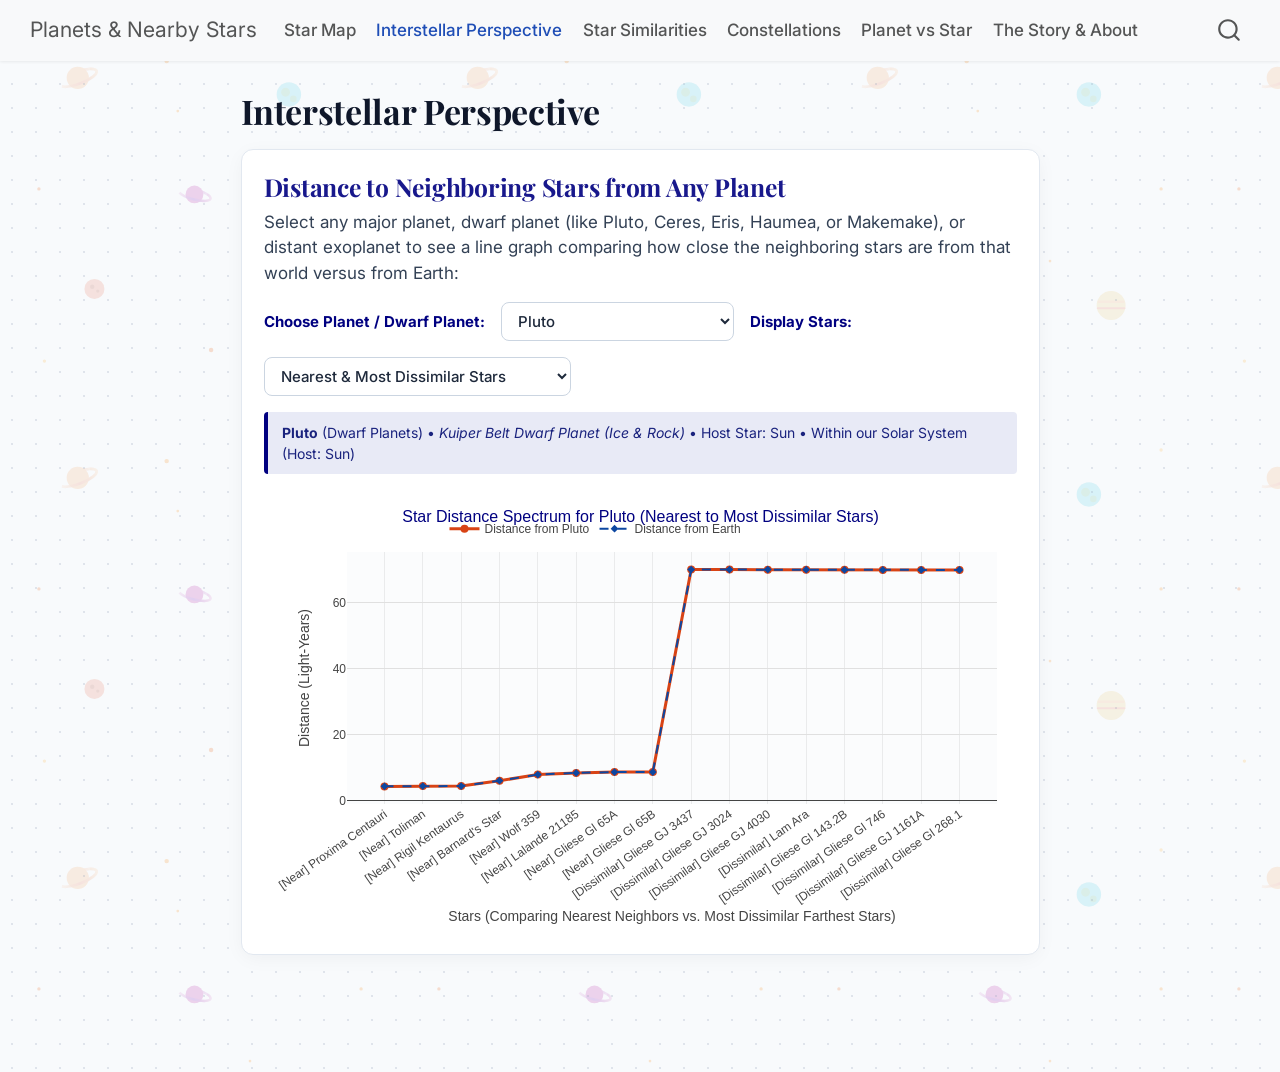
<file: perspective.html>
<!DOCTYPE html>
<html xmlns="http://www.w3.org/1999/xhtml" lang="en" xml:lang="en"><head>

<meta charset="utf-8">
<meta name="generator" content="quarto-1.10.18">

<meta name="viewport" content="width=device-width, initial-scale=1.0, user-scalable=yes">


<title>Interstellar Perspective – Planets &amp; Nearby Stars</title>
<style>
/* Default styles provided by pandoc.
** See https://pandoc.org/MANUAL.html#variables-for-html for config info.
*/
span.smallcaps{font-variant: small-caps;}
div.columns{display: flex; gap: 1.5em;}
div.column{flex: auto;}
@media screen {
div.columns{gap: min(4vw, 1.5em);}
div.column{overflow-x: auto;}
}
div.hanging-indent{margin-left: 1.5em; text-indent: -1.5em;}
ul.task-list{list-style: none;}
ul.task-list li input[type="checkbox"] {
  width: 0.8em;
  margin: 0 0.8em 0.2em -1em; /* quarto-specific, see https://github.com/quarto-dev/quarto-cli/issues/4556 */ 
  vertical-align: middle;
}
</style>


<script src="site_libs/quarto-nav/quarto-nav.js"></script>
<script src="site_libs/quarto-nav/headroom.min.js"></script>
<script src="site_libs/clipboard/clipboard.min.js"></script>
<script src="site_libs/quarto-search/autocomplete.umd.js"></script>
<script src="site_libs/quarto-search/fuse.min.js"></script>
<script src="site_libs/quarto-search/quarto-search.js"></script>
<meta name="quarto:offset" content="./">
<script src="site_libs/quarto-html/quarto.js" type="module"></script>
<script src="site_libs/quarto-html/tabsets/tabsets.js" type="module"></script>
<script src="site_libs/quarto-html/popper.min.js"></script>
<script src="site_libs/quarto-html/tippy.umd.min.js"></script>
<script src="site_libs/quarto-html/anchor.min.js"></script>
<link href="site_libs/quarto-html/tippy.css" rel="stylesheet">
<link href="site_libs/quarto-html/quarto-syntax-highlighting-64a204ab8560d761af7679ceaba22944.css" rel="stylesheet" id="quarto-text-highlighting-styles">
<script src="site_libs/bootstrap/bootstrap.min.js"></script>
<link href="site_libs/bootstrap/bootstrap-icons.css" rel="stylesheet">
<link href="site_libs/bootstrap/bootstrap-3eaf8885052e939fbbbe2bfb513fc417.min.css" rel="stylesheet" append-hash="true" id="quarto-bootstrap" data-mode="light">
<script id="quarto-search-options" type="application/json">{
  "location": "navbar",
  "copy-button": false,
  "collapse-after": 3,
  "panel-placement": "end",
  "type": "overlay",
  "limit": 50,
  "keyboard-shortcut": [
    "f",
    "/",
    "s"
  ],
  "show-item-context": false,
  "language": {
    "search-no-results-text": "No results",
    "search-matching-documents-text": "matching documents",
    "search-copy-link-title": "Copy link to search",
    "search-hide-matches-text": "Hide additional matches",
    "search-more-match-text": "more match in this document",
    "search-more-matches-text": "more matches in this document",
    "search-clear-button-title": "Clear",
    "search-text-placeholder": "",
    "search-detached-cancel-button-title": "Cancel",
    "search-submit-button-title": "Submit",
    "search-label": "Search"
  }
}</script>


<link rel="stylesheet" href="styles.css">
</head>

<body class="nav-fixed fullcontent quarto-light">

<div id="quarto-search-results"></div>
  <header id="quarto-header" class="headroom fixed-top">
    <nav class="navbar navbar-expand-lg " data-bs-theme="dark">
      <div class="navbar-container container-fluid">
      <div class="navbar-brand-container mx-auto">
    <a class="navbar-brand" href="./index.html">
    <span class="navbar-title">Planets &amp; Nearby Stars</span>
    </a>
  </div>
            <div id="quarto-search" class="" title="Search"></div>
          <button class="navbar-toggler" type="button" data-bs-toggle="collapse" data-bs-target="#navbarCollapse" aria-controls="navbarCollapse" role="menu" aria-expanded="false" aria-label="Toggle navigation" onclick="if (window.quartoToggleHeadroom) { window.quartoToggleHeadroom(); }">
  <span class="navbar-toggler-icon"></span>
</button>
          <div class="collapse navbar-collapse" id="navbarCollapse">
            <ul class="navbar-nav navbar-nav-scroll me-auto">
  <li class="nav-item">
    <a class="nav-link" href="./index.html"> 
<span class="menu-text">Star Map</span></a>
  </li>  
  <li class="nav-item">
    <a class="nav-link active" href="./perspective.html" aria-current="page"> 
<span class="menu-text">Interstellar Perspective</span></a>
  </li>  
  <li class="nav-item">
    <a class="nav-link" href="./similarities.html"> 
<span class="menu-text">Star Similarities</span></a>
  </li>  
  <li class="nav-item">
    <a class="nav-link" href="./constellations.html"> 
<span class="menu-text">Constellations</span></a>
  </li>  
  <li class="nav-item">
    <a class="nav-link" href="./compare.html"> 
<span class="menu-text">Planet vs Star</span></a>
  </li>  
  <li class="nav-item">
    <a class="nav-link" href="./story.html"> 
<span class="menu-text">The Story &amp; About</span></a>
  </li>  
</ul>
          </div> <!-- /navcollapse -->
            <div class="quarto-navbar-tools">
</div>
      </div> <!-- /container-fluid -->
    </nav>
</header>
<!-- content -->
<div id="quarto-content" class="quarto-container page-columns page-rows-contents page-layout-article page-navbar">
<!-- sidebar -->
<!-- margin-sidebar -->
    
<!-- main -->
<main class="content" id="quarto-document-content">

<header id="title-block-header" class="quarto-title-block default">
<div class="quarto-title">
<h1 class="title">Interstellar Perspective</h1>
</div>



<div class="quarto-title-meta">

    
  
    
  </div>
  


</header>


<script src="https://cdn.plot.ly/plotly-2.25.2.min.js"></script>

<div style="padding: 22px; border: 2px solid navy; border-radius: 8px; background-color: #ffffff; box-shadow: 0 2px 6px rgba(0,0,0,0.05);">
  <h3 style="color: navy; margin-top: 0;" class="anchored">Distance to Neighboring Stars from Any Planet</h3>
  <p style="margin-bottom: 16px;">
    Select any major planet, dwarf planet (like Pluto, Ceres, Eris, Haumea, or Makemake), or distant exoplanet to see a line graph comparing how close the neighboring stars are from that world versus from Earth:
  </p>

  <div style="display: flex; gap: 16px; align-items: center; flex-wrap: wrap; margin-bottom: 16px;">
    <label for="planet-selector" style="font-weight: bold; color: navy; font-size: 15px;">Choose Planet / Dwarf Planet:</label>
    <select id="planet-selector" style="padding: 8px 12px; font-size: 15px; border-radius: 5px; border: 1px solid #ccc; max-width: 300px;"></select>

    <label for="planet-view-mode" style="font-weight: bold; color: navy; font-size: 15px;">Display Stars:</label>
    <select id="planet-view-mode" style="padding: 8px 12px; font-size: 15px; border-radius: 5px; border: 1px solid #ccc; max-width: 320px;">
      <option value="combined" selected="">Nearest &amp; Most Dissimilar Stars</option>
      <option value="nearest">Nearest Neighbors Only</option>
      <option value="dissimilar">Most Dissimilar (Farthest) Stars Only</option>
    </select>
  </div>

  <div id="planet-info-badge" style="padding: 10px 14px; background: #e8eaf6; border-left: 4px solid navy; border-radius: 4px; font-size: 14px; color: #1a237e; margin-bottom: 18px;">
    Loading planet profile...
  </div>

  <div id="planet-line-plot" style="width: 100%; min-height: 440px;"></div>
</div>

<script src="planet_graph.js"></script>



</main> <!-- /main -->
<script id="quarto-html-after-body" type="application/javascript">
  window.document.addEventListener("DOMContentLoaded", function (event) {
    const icon = "";
    const anchorJS = new window.AnchorJS();
    anchorJS.options = {
      placement: 'right',
      icon: icon
    };
    anchorJS.add('.anchored');
    const isCodeAnnotation = (el) => {
      for (const clz of el.classList) {
        if (clz.startsWith('code-annotation-')) {                     
          return true;
        }
      }
      return false;
    }
    const onCopySuccess = function(e) {
      // button target
      const button = e.trigger;
      // don't keep focus
      button.blur();
      // flash "checked"
      button.classList.add('code-copy-button-checked');
      var currentTitle = button.getAttribute("title");
      button.setAttribute("title", "Copied!");
      let tooltip;
      if (window.bootstrap) {
        button.setAttribute("data-bs-toggle", "tooltip");
        button.setAttribute("data-bs-placement", "left");
        button.setAttribute("data-bs-title", "Copied!");
        tooltip = new bootstrap.Tooltip(button, 
          { trigger: "manual", 
            customClass: "code-copy-button-tooltip",
            offset: [0, -8]});
        tooltip.show();    
      }
      setTimeout(function() {
        if (tooltip) {
          tooltip.hide();
          button.removeAttribute("data-bs-title");
          button.removeAttribute("data-bs-toggle");
          button.removeAttribute("data-bs-placement");
        }
        button.setAttribute("title", currentTitle);
        button.classList.remove('code-copy-button-checked');
      }, 1000);
      // clear code selection
      e.clearSelection();
    }
    const getTextToCopy = function(trigger) {
      const outerScaffold = trigger.parentElement.cloneNode(true);
      const codeEl = outerScaffold.querySelector('code');
      for (const childEl of codeEl.children) {
        if (isCodeAnnotation(childEl)) {
          childEl.remove();
        }
      }
      return codeEl.innerText;
    }
    const clipboard = new window.ClipboardJS('.code-copy-button:not([data-in-quarto-modal])', {
      text: getTextToCopy
    });
    clipboard.on('success', onCopySuccess);
    if (window.document.getElementById('quarto-embedded-source-code-modal')) {
      const clipboardModal = new window.ClipboardJS('.code-copy-button[data-in-quarto-modal]', {
        text: getTextToCopy,
        container: window.document.getElementById('quarto-embedded-source-code-modal')
      });
      clipboardModal.on('success', onCopySuccess);
    }
      var localhostRegex = new RegExp(/^(?:http|https):\/\/localhost\:?[0-9]*\//);
      var mailtoRegex = new RegExp(/^mailto:/);
        var filterRegex = new RegExp("https:\/\/brooklynnmsn\.github\.io\/planets-1\/");
      var isInternal = (href) => {
          return filterRegex.test(href) || localhostRegex.test(href) || mailtoRegex.test(href);
      }
      // Inspect non-navigation links and adorn them if external
     var links = window.document.querySelectorAll('a[href]:not(.nav-link):not(.navbar-brand):not(.toc-action):not(.sidebar-link):not(.sidebar-item-toggle):not(.pagination-link):not(.no-external):not([aria-hidden]):not(.dropdown-item):not(.quarto-navigation-tool):not(.about-link)');
      for (var i=0; i<links.length; i++) {
        const link = links[i];
        if (!isInternal(link.href)) {
          // undo the damage that might have been done by quarto-nav.js in the case of
          // links that we want to consider external
          if (link.dataset.originalHref !== undefined) {
            link.href = link.dataset.originalHref;
          }
        }
      }
    function tippyHover(el, contentFn, onTriggerFn, onUntriggerFn) {
      const config = {
        allowHTML: true,
        maxWidth: 500,
        delay: 100,
        arrow: false,
        appendTo: function(el) {
            return el.parentElement;
        },
        interactive: true,
        interactiveBorder: 10,
        theme: 'quarto',
        placement: 'bottom-start',
      };
      if (contentFn) {
        config.content = contentFn;
      }
      if (onTriggerFn) {
        config.onTrigger = onTriggerFn;
      }
      if (onUntriggerFn) {
        config.onUntrigger = onUntriggerFn;
      }
      window.tippy(el, config); 
    }
    const noterefs = window.document.querySelectorAll('a[role="doc-noteref"]');
    for (var i=0; i<noterefs.length; i++) {
      const ref = noterefs[i];
      tippyHover(ref, function() {
        // use id or data attribute instead here
        let href = ref.getAttribute('data-footnote-href') || ref.getAttribute('href');
        try { href = new URL(href).hash; } catch {}
        const id = href.replace(/^#\/?/, "");
        const note = window.document.getElementById(id);
        if (note) {
          return note.innerHTML;
        } else {
          return "";
        }
      });
    }
    const xrefs = window.document.querySelectorAll('a.quarto-xref');
    const processXRef = (id, note) => {
      // Strip column container classes
      const stripColumnClz = (el) => {
        el.classList.remove("page-full", "page-columns");
        if (el.children) {
          for (const child of el.children) {
            stripColumnClz(child);
          }
        }
      }
      stripColumnClz(note)
      if (id === null || id.startsWith('sec-')) {
        // Special case sections, only their first couple elements
        const container = document.createElement("div");
        if (note.children && note.children.length > 2) {
          container.appendChild(note.children[0].cloneNode(true));
          for (let i = 1; i < note.children.length; i++) {
            const child = note.children[i];
            if (child.tagName === "P" && child.innerText === "") {
              continue;
            } else {
              container.appendChild(child.cloneNode(true));
              break;
            }
          }
          if (window.Quarto?.typesetMath) {
            window.Quarto.typesetMath(container);
          }
          return container.innerHTML
        } else {
          if (window.Quarto?.typesetMath) {
            window.Quarto.typesetMath(note);
          }
          return note.innerHTML;
        }
      } else {
        // Remove any anchor links if they are present
        const anchorLink = note.querySelector('a.anchorjs-link');
        if (anchorLink) {
          anchorLink.remove();
        }
        if (window.Quarto?.typesetMath) {
          window.Quarto.typesetMath(note);
        }
        if (note.classList.contains("callout")) {
          return note.outerHTML;
        } else {
          return note.innerHTML;
        }
      }
    }
    for (var i=0; i<xrefs.length; i++) {
      const xref = xrefs[i];
      tippyHover(xref, undefined, function(instance) {
        instance.disable();
        let url = xref.getAttribute('href');
        let hash = undefined; 
        if (url.startsWith('#')) {
          hash = url;
        } else {
          try { hash = new URL(url).hash; } catch {}
        }
        if (hash) {
          const id = hash.replace(/^#\/?/, "");
          const note = window.document.getElementById(id);
          if (note !== null) {
            try {
              const html = processXRef(id, note.cloneNode(true));
              instance.setContent(html);
            } finally {
              instance.enable();
              instance.show();
            }
          } else {
            // See if we can fetch this
            fetch(url.split('#')[0])
            .then(res => res.text())
            .then(html => {
              const parser = new DOMParser();
              const htmlDoc = parser.parseFromString(html, "text/html");
              const note = htmlDoc.getElementById(id);
              if (note !== null) {
                const html = processXRef(id, note);
                instance.setContent(html);
              } 
            }).finally(() => {
              instance.enable();
              instance.show();
            });
          }
        } else {
          // See if we can fetch a full url (with no hash to target)
          // This is a special case and we should probably do some content thinning / targeting
          fetch(url)
          .then(res => res.text())
          .then(html => {
            const parser = new DOMParser();
            const htmlDoc = parser.parseFromString(html, "text/html");
            const note = htmlDoc.querySelector('main.content');
            if (note !== null) {
              // This should only happen for chapter cross references
              // (since there is no id in the URL)
              // remove the first header
              if (note.children.length > 0 && note.children[0].tagName === "HEADER") {
                note.children[0].remove();
              }
              const html = processXRef(null, note);
              instance.setContent(html);
            } 
          }).finally(() => {
            instance.enable();
            instance.show();
          });
        }
      }, function(instance) {
      });
    }
        let selectedAnnoteEl;
        const selectorForAnnotation = ( cell, annotation) => {
          let cellAttr = 'data-code-cell="' + cell + '"';
          let lineAttr = 'data-code-annotation="' +  annotation + '"';
          const selector = 'span[' + cellAttr + '][' + lineAttr + ']';
          return selector;
        }
        const selectCodeLines = (annoteEl) => {
          const doc = window.document;
          const targetCell = annoteEl.getAttribute("data-target-cell");
          const targetAnnotation = annoteEl.getAttribute("data-target-annotation");
          const annoteSpan = window.document.querySelector(selectorForAnnotation(targetCell, targetAnnotation));
          const lines = annoteSpan.getAttribute("data-code-lines").split(",");
          const lineIds = lines.map((line) => {
            return targetCell + "-" + line;
          })
          let top = null;
          let height = null;
          let parent = null;
          if (lineIds.length > 0) {
              //compute the position of the single el (top and bottom and make a div)
              const el = window.document.getElementById(lineIds[0]);
              top = el.offsetTop;
              height = el.offsetHeight;
              parent = el.parentElement.parentElement;
            if (lineIds.length > 1) {
              const lastEl = window.document.getElementById(lineIds[lineIds.length - 1]);
              const bottom = lastEl.offsetTop + lastEl.offsetHeight;
              height = bottom - top;
            }
            if (top !== null && height !== null && parent !== null) {
              // cook up a div (if necessary) and position it 
              let div = window.document.getElementById("code-annotation-line-highlight");
              if (div === null) {
                div = window.document.createElement("div");
                div.setAttribute("id", "code-annotation-line-highlight");
                div.style.position = 'absolute';
                parent.appendChild(div);
              }
              div.style.top = top - 2 + "px";
              div.style.height = height + 4 + "px";
              div.style.left = 0;
              let gutterDiv = window.document.getElementById("code-annotation-line-highlight-gutter");
              if (gutterDiv === null) {
                gutterDiv = window.document.createElement("div");
                gutterDiv.setAttribute("id", "code-annotation-line-highlight-gutter");
                gutterDiv.style.position = 'absolute';
                const codeCell = window.document.getElementById(targetCell);
                const gutter = codeCell.querySelector('.code-annotation-gutter');
                gutter.appendChild(gutterDiv);
              }
              gutterDiv.style.top = top - 2 + "px";
              gutterDiv.style.height = height + 4 + "px";
            }
            selectedAnnoteEl = annoteEl;
          }
        };
        const unselectCodeLines = () => {
          const elementsIds = ["code-annotation-line-highlight", "code-annotation-line-highlight-gutter"];
          elementsIds.forEach((elId) => {
            const div = window.document.getElementById(elId);
            if (div) {
              div.remove();
            }
          });
          selectedAnnoteEl = undefined;
        };
          // Handle positioning of the toggle
      window.addEventListener(
        "resize",
        throttle(() => {
          elRect = undefined;
          if (selectedAnnoteEl) {
            selectCodeLines(selectedAnnoteEl);
          }
        }, 10)
      );
      function throttle(fn, ms) {
      let throttle = false;
      let timer;
        return (...args) => {
          if(!throttle) { // first call gets through
              fn.apply(this, args);
              throttle = true;
          } else { // all the others get throttled
              if(timer) clearTimeout(timer); // cancel #2
              timer = setTimeout(() => {
                fn.apply(this, args);
                timer = throttle = false;
              }, ms);
          }
        };
      }
        // Attach click handler to the DT
        const annoteDls = window.document.querySelectorAll('dt[data-target-cell]');
        for (const annoteDlNode of annoteDls) {
          annoteDlNode.addEventListener('click', (event) => {
            const clickedEl = event.target;
            if (clickedEl !== selectedAnnoteEl) {
              unselectCodeLines();
              const activeEl = window.document.querySelector('dt[data-target-cell].code-annotation-active');
              if (activeEl) {
                activeEl.classList.remove('code-annotation-active');
              }
              selectCodeLines(clickedEl);
              clickedEl.classList.add('code-annotation-active');
            } else {
              // Unselect the line
              unselectCodeLines();
              clickedEl.classList.remove('code-annotation-active');
            }
          });
        }
    const findCites = (el) => {
      const parentEl = el.parentElement;
      if (parentEl) {
        const cites = parentEl.dataset.cites;
        if (cites) {
          return {
            el,
            cites: cites.split(' ')
          };
        } else {
          return findCites(el.parentElement)
        }
      } else {
        return undefined;
      }
    };
    var bibliorefs = window.document.querySelectorAll('a[role="doc-biblioref"]');
    for (var i=0; i<bibliorefs.length; i++) {
      const ref = bibliorefs[i];
      const citeInfo = findCites(ref);
      if (citeInfo) {
        tippyHover(citeInfo.el, function() {
          var popup = window.document.createElement('div');
          citeInfo.cites.forEach(function(cite) {
            var citeDiv = window.document.createElement('div');
            citeDiv.classList.add('hanging-indent');
            citeDiv.classList.add('csl-entry');
            var biblioDiv = window.document.getElementById('ref-' + cite);
            if (biblioDiv) {
              citeDiv.innerHTML = biblioDiv.innerHTML;
            }
            popup.appendChild(citeDiv);
          });
          return popup.innerHTML;
        });
      }
    }
  });
  </script>
</div> <!-- /content -->




</body></html>
</file>
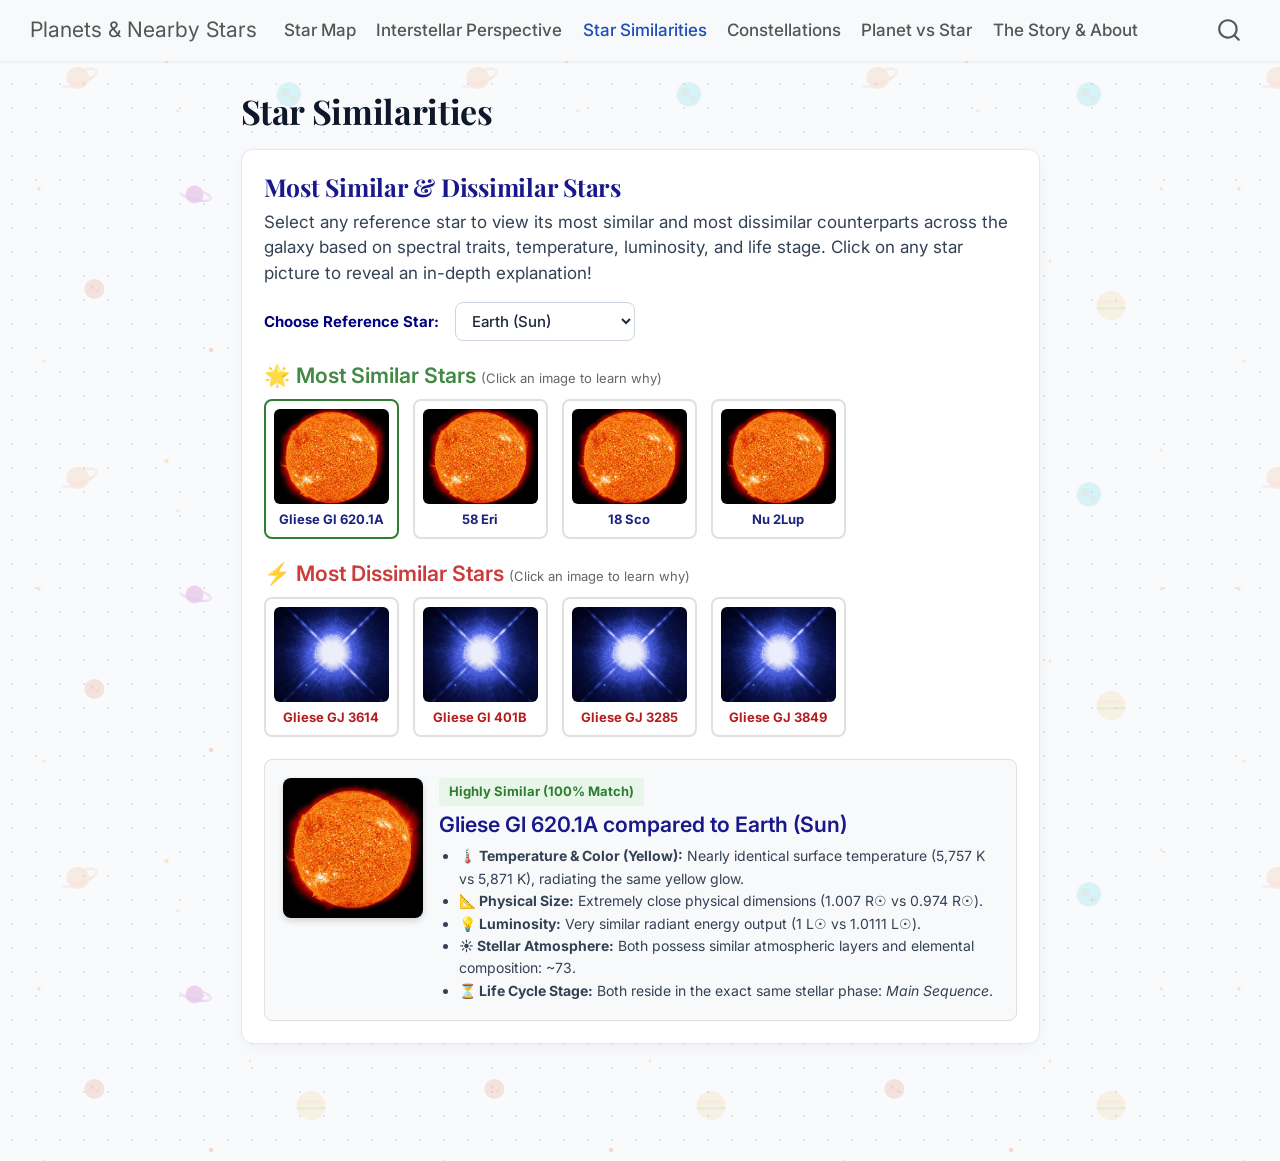
<file: similarities.html>
<!DOCTYPE html>
<html xmlns="http://www.w3.org/1999/xhtml" lang="en" xml:lang="en"><head>

<meta charset="utf-8">
<meta name="generator" content="quarto-1.10.18">

<meta name="viewport" content="width=device-width, initial-scale=1.0, user-scalable=yes">


<title>Star Similarities – Planets &amp; Nearby Stars</title>
<style>
/* Default styles provided by pandoc.
** See https://pandoc.org/MANUAL.html#variables-for-html for config info.
*/
span.smallcaps{font-variant: small-caps;}
div.columns{display: flex; gap: 1.5em;}
div.column{flex: auto;}
@media screen {
div.columns{gap: min(4vw, 1.5em);}
div.column{overflow-x: auto;}
}
div.hanging-indent{margin-left: 1.5em; text-indent: -1.5em;}
ul.task-list{list-style: none;}
ul.task-list li input[type="checkbox"] {
  width: 0.8em;
  margin: 0 0.8em 0.2em -1em; /* quarto-specific, see https://github.com/quarto-dev/quarto-cli/issues/4556 */ 
  vertical-align: middle;
}
</style>


<script src="site_libs/quarto-nav/quarto-nav.js"></script>
<script src="site_libs/quarto-nav/headroom.min.js"></script>
<script src="site_libs/clipboard/clipboard.min.js"></script>
<script src="site_libs/quarto-search/autocomplete.umd.js"></script>
<script src="site_libs/quarto-search/fuse.min.js"></script>
<script src="site_libs/quarto-search/quarto-search.js"></script>
<meta name="quarto:offset" content="./">
<script src="site_libs/quarto-html/quarto.js" type="module"></script>
<script src="site_libs/quarto-html/tabsets/tabsets.js" type="module"></script>
<script src="site_libs/quarto-html/popper.min.js"></script>
<script src="site_libs/quarto-html/tippy.umd.min.js"></script>
<script src="site_libs/quarto-html/anchor.min.js"></script>
<link href="site_libs/quarto-html/tippy.css" rel="stylesheet">
<link href="site_libs/quarto-html/quarto-syntax-highlighting-64a204ab8560d761af7679ceaba22944.css" rel="stylesheet" id="quarto-text-highlighting-styles">
<script src="site_libs/bootstrap/bootstrap.min.js"></script>
<link href="site_libs/bootstrap/bootstrap-icons.css" rel="stylesheet">
<link href="site_libs/bootstrap/bootstrap-3eaf8885052e939fbbbe2bfb513fc417.min.css" rel="stylesheet" append-hash="true" id="quarto-bootstrap" data-mode="light">
<script id="quarto-search-options" type="application/json">{
  "location": "navbar",
  "copy-button": false,
  "collapse-after": 3,
  "panel-placement": "end",
  "type": "overlay",
  "limit": 50,
  "keyboard-shortcut": [
    "f",
    "/",
    "s"
  ],
  "show-item-context": false,
  "language": {
    "search-no-results-text": "No results",
    "search-matching-documents-text": "matching documents",
    "search-copy-link-title": "Copy link to search",
    "search-hide-matches-text": "Hide additional matches",
    "search-more-match-text": "more match in this document",
    "search-more-matches-text": "more matches in this document",
    "search-clear-button-title": "Clear",
    "search-text-placeholder": "",
    "search-detached-cancel-button-title": "Cancel",
    "search-submit-button-title": "Submit",
    "search-label": "Search"
  }
}</script>


<link rel="stylesheet" href="styles.css">
</head>

<body class="nav-fixed fullcontent quarto-light">

<div id="quarto-search-results"></div>
  <header id="quarto-header" class="headroom fixed-top">
    <nav class="navbar navbar-expand-lg " data-bs-theme="dark">
      <div class="navbar-container container-fluid">
      <div class="navbar-brand-container mx-auto">
    <a class="navbar-brand" href="./index.html">
    <span class="navbar-title">Planets &amp; Nearby Stars</span>
    </a>
  </div>
            <div id="quarto-search" class="" title="Search"></div>
          <button class="navbar-toggler" type="button" data-bs-toggle="collapse" data-bs-target="#navbarCollapse" aria-controls="navbarCollapse" role="menu" aria-expanded="false" aria-label="Toggle navigation" onclick="if (window.quartoToggleHeadroom) { window.quartoToggleHeadroom(); }">
  <span class="navbar-toggler-icon"></span>
</button>
          <div class="collapse navbar-collapse" id="navbarCollapse">
            <ul class="navbar-nav navbar-nav-scroll me-auto">
  <li class="nav-item">
    <a class="nav-link" href="./index.html"> 
<span class="menu-text">Star Map</span></a>
  </li>  
  <li class="nav-item">
    <a class="nav-link" href="./perspective.html"> 
<span class="menu-text">Interstellar Perspective</span></a>
  </li>  
  <li class="nav-item">
    <a class="nav-link active" href="./similarities.html" aria-current="page"> 
<span class="menu-text">Star Similarities</span></a>
  </li>  
  <li class="nav-item">
    <a class="nav-link" href="./constellations.html"> 
<span class="menu-text">Constellations</span></a>
  </li>  
  <li class="nav-item">
    <a class="nav-link" href="./compare.html"> 
<span class="menu-text">Planet vs Star</span></a>
  </li>  
  <li class="nav-item">
    <a class="nav-link" href="./story.html"> 
<span class="menu-text">The Story &amp; About</span></a>
  </li>  
</ul>
          </div> <!-- /navcollapse -->
            <div class="quarto-navbar-tools">
</div>
      </div> <!-- /container-fluid -->
    </nav>
</header>
<!-- content -->
<div id="quarto-content" class="quarto-container page-columns page-rows-contents page-layout-article page-navbar">
<!-- sidebar -->
<!-- margin-sidebar -->
    
<!-- main -->
<main class="content" id="quarto-document-content">

<header id="title-block-header" class="quarto-title-block default">
<div class="quarto-title">
<h1 class="title">Star Similarities</h1>
</div>



<div class="quarto-title-meta">

    
  
    
  </div>
  


</header>


<div style="padding: 22px; border: 2px solid navy; border-radius: 8px; background-color: #ffffff; box-shadow: 0 2px 6px rgba(0,0,0,0.05);">
  <h3 style="color: navy; margin-top: 0;" class="anchored">Most Similar &amp; Dissimilar Stars</h3>
  <p style="margin-bottom: 16px;">
    Select any reference star to view its most similar and most dissimilar counterparts across the galaxy based on spectral traits, temperature, luminosity, and life stage. 
    Click on any star picture to reveal an in-depth explanation!
  </p>

  <div style="display: flex; gap: 16px; align-items: center; flex-wrap: wrap; margin-bottom: 22px;">
    <label for="ref-star-select" style="font-weight: bold; color: navy; font-size: 15px;">Choose Reference Star:</label>
    <select id="ref-star-select" style="padding: 8px 12px; font-size: 15px; border-radius: 5px; border: 1px solid #ccc; max-width: 320px;"></select>
  </div>

  <div style="margin-bottom: 22px;">
    <h4 style="color: #2e7d32; margin: 0 0 10px 0;" class="anchored">🌟 Most Similar Stars <span style="font-size: 13px; font-weight: normal; color: #555;">(Click an image to learn why)</span></h4>
    <div id="similar-stars-grid" style="display: flex; gap: 14px; flex-wrap: wrap;"></div>
  </div>

  <div style="margin-bottom: 22px;">
    <h4 style="color: #c62828; margin: 0 0 10px 0;" class="anchored">⚡ Most Dissimilar Stars <span style="font-size: 13px; font-weight: normal; color: #555;">(Click an image to learn why)</span></h4>
    <div id="dissimilar-stars-grid" style="display: flex; gap: 14px; flex-wrap: wrap;"></div>
  </div>

  <div id="similarity-explanation-box" style="margin-top: 18px; padding: 18px; background: #f8f9fa; border-radius: 8px; border: 1px solid #e0e0e0; min-height: 120px;">
    <p style="color: #757575; font-style: italic; margin: 0;">Click on any star picture above to see a detailed explanation of why it is similar or dissimilar!</p>
  </div>
</div>

<script src="similarity.js"></script>



</main> <!-- /main -->
<script id="quarto-html-after-body" type="application/javascript">
  window.document.addEventListener("DOMContentLoaded", function (event) {
    const icon = "";
    const anchorJS = new window.AnchorJS();
    anchorJS.options = {
      placement: 'right',
      icon: icon
    };
    anchorJS.add('.anchored');
    const isCodeAnnotation = (el) => {
      for (const clz of el.classList) {
        if (clz.startsWith('code-annotation-')) {                     
          return true;
        }
      }
      return false;
    }
    const onCopySuccess = function(e) {
      // button target
      const button = e.trigger;
      // don't keep focus
      button.blur();
      // flash "checked"
      button.classList.add('code-copy-button-checked');
      var currentTitle = button.getAttribute("title");
      button.setAttribute("title", "Copied!");
      let tooltip;
      if (window.bootstrap) {
        button.setAttribute("data-bs-toggle", "tooltip");
        button.setAttribute("data-bs-placement", "left");
        button.setAttribute("data-bs-title", "Copied!");
        tooltip = new bootstrap.Tooltip(button, 
          { trigger: "manual", 
            customClass: "code-copy-button-tooltip",
            offset: [0, -8]});
        tooltip.show();    
      }
      setTimeout(function() {
        if (tooltip) {
          tooltip.hide();
          button.removeAttribute("data-bs-title");
          button.removeAttribute("data-bs-toggle");
          button.removeAttribute("data-bs-placement");
        }
        button.setAttribute("title", currentTitle);
        button.classList.remove('code-copy-button-checked');
      }, 1000);
      // clear code selection
      e.clearSelection();
    }
    const getTextToCopy = function(trigger) {
      const outerScaffold = trigger.parentElement.cloneNode(true);
      const codeEl = outerScaffold.querySelector('code');
      for (const childEl of codeEl.children) {
        if (isCodeAnnotation(childEl)) {
          childEl.remove();
        }
      }
      return codeEl.innerText;
    }
    const clipboard = new window.ClipboardJS('.code-copy-button:not([data-in-quarto-modal])', {
      text: getTextToCopy
    });
    clipboard.on('success', onCopySuccess);
    if (window.document.getElementById('quarto-embedded-source-code-modal')) {
      const clipboardModal = new window.ClipboardJS('.code-copy-button[data-in-quarto-modal]', {
        text: getTextToCopy,
        container: window.document.getElementById('quarto-embedded-source-code-modal')
      });
      clipboardModal.on('success', onCopySuccess);
    }
      var localhostRegex = new RegExp(/^(?:http|https):\/\/localhost\:?[0-9]*\//);
      var mailtoRegex = new RegExp(/^mailto:/);
        var filterRegex = new RegExp("https:\/\/brooklynnmsn\.github\.io\/planets-1\/");
      var isInternal = (href) => {
          return filterRegex.test(href) || localhostRegex.test(href) || mailtoRegex.test(href);
      }
      // Inspect non-navigation links and adorn them if external
     var links = window.document.querySelectorAll('a[href]:not(.nav-link):not(.navbar-brand):not(.toc-action):not(.sidebar-link):not(.sidebar-item-toggle):not(.pagination-link):not(.no-external):not([aria-hidden]):not(.dropdown-item):not(.quarto-navigation-tool):not(.about-link)');
      for (var i=0; i<links.length; i++) {
        const link = links[i];
        if (!isInternal(link.href)) {
          // undo the damage that might have been done by quarto-nav.js in the case of
          // links that we want to consider external
          if (link.dataset.originalHref !== undefined) {
            link.href = link.dataset.originalHref;
          }
        }
      }
    function tippyHover(el, contentFn, onTriggerFn, onUntriggerFn) {
      const config = {
        allowHTML: true,
        maxWidth: 500,
        delay: 100,
        arrow: false,
        appendTo: function(el) {
            return el.parentElement;
        },
        interactive: true,
        interactiveBorder: 10,
        theme: 'quarto',
        placement: 'bottom-start',
      };
      if (contentFn) {
        config.content = contentFn;
      }
      if (onTriggerFn) {
        config.onTrigger = onTriggerFn;
      }
      if (onUntriggerFn) {
        config.onUntrigger = onUntriggerFn;
      }
      window.tippy(el, config); 
    }
    const noterefs = window.document.querySelectorAll('a[role="doc-noteref"]');
    for (var i=0; i<noterefs.length; i++) {
      const ref = noterefs[i];
      tippyHover(ref, function() {
        // use id or data attribute instead here
        let href = ref.getAttribute('data-footnote-href') || ref.getAttribute('href');
        try { href = new URL(href).hash; } catch {}
        const id = href.replace(/^#\/?/, "");
        const note = window.document.getElementById(id);
        if (note) {
          return note.innerHTML;
        } else {
          return "";
        }
      });
    }
    const xrefs = window.document.querySelectorAll('a.quarto-xref');
    const processXRef = (id, note) => {
      // Strip column container classes
      const stripColumnClz = (el) => {
        el.classList.remove("page-full", "page-columns");
        if (el.children) {
          for (const child of el.children) {
            stripColumnClz(child);
          }
        }
      }
      stripColumnClz(note)
      if (id === null || id.startsWith('sec-')) {
        // Special case sections, only their first couple elements
        const container = document.createElement("div");
        if (note.children && note.children.length > 2) {
          container.appendChild(note.children[0].cloneNode(true));
          for (let i = 1; i < note.children.length; i++) {
            const child = note.children[i];
            if (child.tagName === "P" && child.innerText === "") {
              continue;
            } else {
              container.appendChild(child.cloneNode(true));
              break;
            }
          }
          if (window.Quarto?.typesetMath) {
            window.Quarto.typesetMath(container);
          }
          return container.innerHTML
        } else {
          if (window.Quarto?.typesetMath) {
            window.Quarto.typesetMath(note);
          }
          return note.innerHTML;
        }
      } else {
        // Remove any anchor links if they are present
        const anchorLink = note.querySelector('a.anchorjs-link');
        if (anchorLink) {
          anchorLink.remove();
        }
        if (window.Quarto?.typesetMath) {
          window.Quarto.typesetMath(note);
        }
        if (note.classList.contains("callout")) {
          return note.outerHTML;
        } else {
          return note.innerHTML;
        }
      }
    }
    for (var i=0; i<xrefs.length; i++) {
      const xref = xrefs[i];
      tippyHover(xref, undefined, function(instance) {
        instance.disable();
        let url = xref.getAttribute('href');
        let hash = undefined; 
        if (url.startsWith('#')) {
          hash = url;
        } else {
          try { hash = new URL(url).hash; } catch {}
        }
        if (hash) {
          const id = hash.replace(/^#\/?/, "");
          const note = window.document.getElementById(id);
          if (note !== null) {
            try {
              const html = processXRef(id, note.cloneNode(true));
              instance.setContent(html);
            } finally {
              instance.enable();
              instance.show();
            }
          } else {
            // See if we can fetch this
            fetch(url.split('#')[0])
            .then(res => res.text())
            .then(html => {
              const parser = new DOMParser();
              const htmlDoc = parser.parseFromString(html, "text/html");
              const note = htmlDoc.getElementById(id);
              if (note !== null) {
                const html = processXRef(id, note);
                instance.setContent(html);
              } 
            }).finally(() => {
              instance.enable();
              instance.show();
            });
          }
        } else {
          // See if we can fetch a full url (with no hash to target)
          // This is a special case and we should probably do some content thinning / targeting
          fetch(url)
          .then(res => res.text())
          .then(html => {
            const parser = new DOMParser();
            const htmlDoc = parser.parseFromString(html, "text/html");
            const note = htmlDoc.querySelector('main.content');
            if (note !== null) {
              // This should only happen for chapter cross references
              // (since there is no id in the URL)
              // remove the first header
              if (note.children.length > 0 && note.children[0].tagName === "HEADER") {
                note.children[0].remove();
              }
              const html = processXRef(null, note);
              instance.setContent(html);
            } 
          }).finally(() => {
            instance.enable();
            instance.show();
          });
        }
      }, function(instance) {
      });
    }
        let selectedAnnoteEl;
        const selectorForAnnotation = ( cell, annotation) => {
          let cellAttr = 'data-code-cell="' + cell + '"';
          let lineAttr = 'data-code-annotation="' +  annotation + '"';
          const selector = 'span[' + cellAttr + '][' + lineAttr + ']';
          return selector;
        }
        const selectCodeLines = (annoteEl) => {
          const doc = window.document;
          const targetCell = annoteEl.getAttribute("data-target-cell");
          const targetAnnotation = annoteEl.getAttribute("data-target-annotation");
          const annoteSpan = window.document.querySelector(selectorForAnnotation(targetCell, targetAnnotation));
          const lines = annoteSpan.getAttribute("data-code-lines").split(",");
          const lineIds = lines.map((line) => {
            return targetCell + "-" + line;
          })
          let top = null;
          let height = null;
          let parent = null;
          if (lineIds.length > 0) {
              //compute the position of the single el (top and bottom and make a div)
              const el = window.document.getElementById(lineIds[0]);
              top = el.offsetTop;
              height = el.offsetHeight;
              parent = el.parentElement.parentElement;
            if (lineIds.length > 1) {
              const lastEl = window.document.getElementById(lineIds[lineIds.length - 1]);
              const bottom = lastEl.offsetTop + lastEl.offsetHeight;
              height = bottom - top;
            }
            if (top !== null && height !== null && parent !== null) {
              // cook up a div (if necessary) and position it 
              let div = window.document.getElementById("code-annotation-line-highlight");
              if (div === null) {
                div = window.document.createElement("div");
                div.setAttribute("id", "code-annotation-line-highlight");
                div.style.position = 'absolute';
                parent.appendChild(div);
              }
              div.style.top = top - 2 + "px";
              div.style.height = height + 4 + "px";
              div.style.left = 0;
              let gutterDiv = window.document.getElementById("code-annotation-line-highlight-gutter");
              if (gutterDiv === null) {
                gutterDiv = window.document.createElement("div");
                gutterDiv.setAttribute("id", "code-annotation-line-highlight-gutter");
                gutterDiv.style.position = 'absolute';
                const codeCell = window.document.getElementById(targetCell);
                const gutter = codeCell.querySelector('.code-annotation-gutter');
                gutter.appendChild(gutterDiv);
              }
              gutterDiv.style.top = top - 2 + "px";
              gutterDiv.style.height = height + 4 + "px";
            }
            selectedAnnoteEl = annoteEl;
          }
        };
        const unselectCodeLines = () => {
          const elementsIds = ["code-annotation-line-highlight", "code-annotation-line-highlight-gutter"];
          elementsIds.forEach((elId) => {
            const div = window.document.getElementById(elId);
            if (div) {
              div.remove();
            }
          });
          selectedAnnoteEl = undefined;
        };
          // Handle positioning of the toggle
      window.addEventListener(
        "resize",
        throttle(() => {
          elRect = undefined;
          if (selectedAnnoteEl) {
            selectCodeLines(selectedAnnoteEl);
          }
        }, 10)
      );
      function throttle(fn, ms) {
      let throttle = false;
      let timer;
        return (...args) => {
          if(!throttle) { // first call gets through
              fn.apply(this, args);
              throttle = true;
          } else { // all the others get throttled
              if(timer) clearTimeout(timer); // cancel #2
              timer = setTimeout(() => {
                fn.apply(this, args);
                timer = throttle = false;
              }, ms);
          }
        };
      }
        // Attach click handler to the DT
        const annoteDls = window.document.querySelectorAll('dt[data-target-cell]');
        for (const annoteDlNode of annoteDls) {
          annoteDlNode.addEventListener('click', (event) => {
            const clickedEl = event.target;
            if (clickedEl !== selectedAnnoteEl) {
              unselectCodeLines();
              const activeEl = window.document.querySelector('dt[data-target-cell].code-annotation-active');
              if (activeEl) {
                activeEl.classList.remove('code-annotation-active');
              }
              selectCodeLines(clickedEl);
              clickedEl.classList.add('code-annotation-active');
            } else {
              // Unselect the line
              unselectCodeLines();
              clickedEl.classList.remove('code-annotation-active');
            }
          });
        }
    const findCites = (el) => {
      const parentEl = el.parentElement;
      if (parentEl) {
        const cites = parentEl.dataset.cites;
        if (cites) {
          return {
            el,
            cites: cites.split(' ')
          };
        } else {
          return findCites(el.parentElement)
        }
      } else {
        return undefined;
      }
    };
    var bibliorefs = window.document.querySelectorAll('a[role="doc-biblioref"]');
    for (var i=0; i<bibliorefs.length; i++) {
      const ref = bibliorefs[i];
      const citeInfo = findCites(ref);
      if (citeInfo) {
        tippyHover(citeInfo.el, function() {
          var popup = window.document.createElement('div');
          citeInfo.cites.forEach(function(cite) {
            var citeDiv = window.document.createElement('div');
            citeDiv.classList.add('hanging-indent');
            citeDiv.classList.add('csl-entry');
            var biblioDiv = window.document.getElementById('ref-' + cite);
            if (biblioDiv) {
              citeDiv.innerHTML = biblioDiv.innerHTML;
            }
            popup.appendChild(citeDiv);
          });
          return popup.innerHTML;
        });
      }
    }
  });
  </script>
</div> <!-- /content -->




</body></html>
</file>
<file: site_libs/quarto-html/tippy.css>
.tippy-box[data-animation=fade][data-state=hidden]{opacity:0}[data-tippy-root]{max-width:calc(100vw - 10px)}.tippy-box{position:relative;background-color:#333;color:#fff;border-radius:4px;font-size:14px;line-height:1.4;white-space:normal;outline:0;transition-property:transform,visibility,opacity}.tippy-box[data-placement^=top]>.tippy-arrow{bottom:0}.tippy-box[data-placement^=top]>.tippy-arrow:before{bottom:-7px;left:0;border-width:8px 8px 0;border-top-color:initial;transform-origin:center top}.tippy-box[data-placement^=bottom]>.tippy-arrow{top:0}.tippy-box[data-placement^=bottom]>.tippy-arrow:before{top:-7px;left:0;border-width:0 8px 8px;border-bottom-color:initial;transform-origin:center bottom}.tippy-box[data-placement^=left]>.tippy-arrow{right:0}.tippy-box[data-placement^=left]>.tippy-arrow:before{border-width:8px 0 8px 8px;border-left-color:initial;right:-7px;transform-origin:center left}.tippy-box[data-placement^=right]>.tippy-arrow{left:0}.tippy-box[data-placement^=right]>.tippy-arrow:before{left:-7px;border-width:8px 8px 8px 0;border-right-color:initial;transform-origin:center right}.tippy-box[data-inertia][data-state=visible]{transition-timing-function:cubic-bezier(.54,1.5,.38,1.11)}.tippy-arrow{width:16px;height:16px;color:#333}.tippy-arrow:before{content:"";position:absolute;border-color:transparent;border-style:solid}.tippy-content{position:relative;padding:5px 9px;z-index:1}
</file>
<file: site_libs/quarto-html/quarto-syntax-highlighting-64a204ab8560d761af7679ceaba22944.css>
/* quarto syntax highlight colors */
:root {
  --quarto-hl-ot-color: #003B4F;
  --quarto-hl-at-color: #657422;
  --quarto-hl-ss-color: #20794D;
  --quarto-hl-an-color: #5E5E5E;
  --quarto-hl-fu-color: #4758AB;
  --quarto-hl-st-color: #20794D;
  --quarto-hl-cf-color: #003B4F;
  --quarto-hl-op-color: #5E5E5E;
  --quarto-hl-er-color: #AD0000;
  --quarto-hl-bn-color: #AD0000;
  --quarto-hl-al-color: #AD0000;
  --quarto-hl-va-color: #111111;
  --quarto-hl-bu-color: inherit;
  --quarto-hl-ex-color: inherit;
  --quarto-hl-pp-color: #AD0000;
  --quarto-hl-in-color: #5E5E5E;
  --quarto-hl-vs-color: #20794D;
  --quarto-hl-wa-color: #5E5E5E;
  --quarto-hl-do-color: #5E5E5E;
  --quarto-hl-im-color: #00769E;
  --quarto-hl-ch-color: #20794D;
  --quarto-hl-dt-color: #AD0000;
  --quarto-hl-fl-color: #AD0000;
  --quarto-hl-co-color: #5E5E5E;
  --quarto-hl-cv-color: #5E5E5E;
  --quarto-hl-cn-color: #8f5902;
  --quarto-hl-sc-color: #5E5E5E;
  --quarto-hl-dv-color: #AD0000;
  --quarto-hl-kw-color: #003B4F;
}

/* other quarto variables */
:root {
  --quarto-font-monospace: SFMono-Regular, Menlo, Monaco, Consolas, "Liberation Mono", "Courier New", monospace;
}

/* syntax highlight based on Pandoc's rules */
pre > code.sourceCode > span {
  color: #003B4F;
}

code.sourceCode > span {
  color: #003B4F;
}

div.sourceCode,
div.sourceCode pre.sourceCode {
  color: #003B4F;
}

/* Normal */
code span {
  color: #003B4F;
}

/* Alert */
code span.al {
  color: #AD0000;
  font-style: inherit;
}

/* Annotation */
code span.an {
  color: #5E5E5E;
  font-style: inherit;
}

/* Attribute */
code span.at {
  color: #657422;
  font-style: inherit;
}

/* BaseN */
code span.bn {
  color: #AD0000;
  font-style: inherit;
}

/* BuiltIn */
code span.bu {
  font-style: inherit;
}

/* ControlFlow */
code span.cf {
  color: #003B4F;
  font-weight: bold;
  font-style: inherit;
}

/* Char */
code span.ch {
  color: #20794D;
  font-style: inherit;
}

/* Constant */
code span.cn {
  color: #8f5902;
  font-style: inherit;
}

/* Comment */
code span.co {
  color: #5E5E5E;
  font-style: inherit;
}

/* CommentVar */
code span.cv {
  color: #5E5E5E;
  font-style: italic;
}

/* Documentation */
code span.do {
  color: #5E5E5E;
  font-style: italic;
}

/* DataType */
code span.dt {
  color: #AD0000;
  font-style: inherit;
}

/* DecVal */
code span.dv {
  color: #AD0000;
  font-style: inherit;
}

/* Error */
code span.er {
  color: #AD0000;
  font-style: inherit;
}

/* Extension */
code span.ex {
  font-style: inherit;
}

/* Float */
code span.fl {
  color: #AD0000;
  font-style: inherit;
}

/* Function */
code span.fu {
  color: #4758AB;
  font-style: inherit;
}

/* Import */
code span.im {
  color: #00769E;
  font-style: inherit;
}

/* Information */
code span.in {
  color: #5E5E5E;
  font-style: inherit;
}

/* Keyword */
code span.kw {
  color: #003B4F;
  font-weight: bold;
  font-style: inherit;
}

/* Operator */
code span.op {
  color: #5E5E5E;
  font-style: inherit;
}

/* Other */
code span.ot {
  color: #003B4F;
  font-style: inherit;
}

/* Preprocessor */
code span.pp {
  color: #AD0000;
  font-style: inherit;
}

/* SpecialChar */
code span.sc {
  color: #5E5E5E;
  font-style: inherit;
}

/* SpecialString */
code span.ss {
  color: #20794D;
  font-style: inherit;
}

/* String */
code span.st {
  color: #20794D;
  font-style: inherit;
}

/* Variable */
code span.va {
  color: #111111;
  font-style: inherit;
}

/* VerbatimString */
code span.vs {
  color: #20794D;
  font-style: inherit;
}

/* Warning */
code span.wa {
  color: #5E5E5E;
  font-style: italic;
}

.prevent-inlining {
  content: "</";
}

/*# sourceMappingURL=9d8d5bb603a83b8298b89080a598c93b.css.map */
</file>
<file: styles.css>
@import url('https://fonts.googleapis.com/css2?family=Inter:wght@400;500;600;700&family=Playfair+Display:ital,wght@0,600;0,700;1,600&display=swap');

body {
  min-height: 100vh;
  box-sizing: border-box;
  margin: 0;
  padding: 0 0 40px 0;
  font-family: 'Inter', -apple-system, BlinkMacSystemFont, 'Segoe UI', Roboto, sans-serif;
  color: #334155;
  background-color: #f8fafc;
  background-image: radial-gradient(rgba(148, 163, 184, 0.25) 1px, transparent 1px), url("planets-bg.svg");
  background-size: 24px 24px, 400px 400px;
  animation: scrollPlanets 75s linear infinite;
}

@keyframes scrollPlanets {
  0% {
    background-position: 0 0, 0 0;
  }
  100% {
    background-position: 0 0, 400px 400px;
  }
}

@media (prefers-reduced-motion: reduce) {
  body {
    animation: none;
  }
}

/* Headings */
h1, h2, h3, .title {
  font-family: 'Playfair Display', Georgia, serif;
  color: #0f172a;
  font-weight: 700;
  letter-spacing: -0.01em;
}

h4, h5, h6 {
  font-weight: 600;
  color: #1e293b;
}

/* Polished Cards & Containers */
div[style*="border: 2px solid navy"],
#star-summary {
  border: 1px solid #e2e8f0 !important;
  border-radius: 12px !important;
  background-color: #ffffff !important;
  box-shadow: 0 4px 20px -2px rgba(15, 23, 42, 0.05) !important;
  transition: box-shadow 0.2s ease;
}

div[style*="border: 2px solid navy"]:hover,
#star-summary:hover {
  box-shadow: 0 8px 25px -4px rgba(15, 23, 42, 0.08) !important;
}

/* Select inputs */
select {
  border: 1px solid #cbd5e1 !important;
  border-radius: 8px !important;
  background-color: #ffffff !important;
  color: #1e293b !important;
  font-weight: 500 !important;
  transition: border-color 0.2s, box-shadow 0.2s;
}

select:focus {
  outline: none !important;
  border-color: #3b82f6 !important;
  box-shadow: 0 0 0 3px rgba(59, 130, 246, 0.15) !important;
}

/* Navbar styling */
.navbar {
  box-shadow: 0 1px 3px rgba(0, 0, 0, 0.07);
  font-weight: 500;
}
</file>
<file: site_libs/htmltools-fill-0.5.9/fill.css>
@layer htmltools {
  .html-fill-container {
    display: flex;
    flex-direction: column;
    /* Prevent the container from expanding vertically or horizontally beyond its
    parent's constraints. */
    min-height: 0;
    min-width: 0;
  }
  .html-fill-container > .html-fill-item {
    /* Fill items can grow and shrink freely within
    available vertical space in fillable container */
    flex: 1 1 auto;
    min-height: 0;
    min-width: 0;
  }
  .html-fill-container > :not(.html-fill-item) {
    /* Prevent shrinking or growing of non-fill items */
    flex: 0 0 auto;
  }
}
</file>
<file: site_libs/plotly-htmlwidgets-css-2.25.2/plotly-htmlwidgets.css>
/*
just here so that plotly works
correctly with ioslides.
see https://github.com/ropensci/plotly/issues/463
*/

slide:not(.current) .plotly.html-widget{
  display: none;
}
</file>
<file: site_libs/crosstalk-1.2.2/css/crosstalk.min.css>
.container-fluid.crosstalk-bscols{margin-left:-30px;margin-right:-30px;white-space:normal}body>.container-fluid.crosstalk-bscols{margin-left:auto;margin-right:auto}.crosstalk-input-checkboxgroup .crosstalk-options-group .crosstalk-options-column{display:inline-block;padding-right:12px;vertical-align:top}@media only screen and (max-width: 480px){.crosstalk-input-checkboxgroup .crosstalk-options-group .crosstalk-options-column{display:block;padding-right:inherit}}.crosstalk-input{margin-bottom:15px}.crosstalk-input .control-label{margin-bottom:0;vertical-align:middle}.crosstalk-input input[type="checkbox"]{margin:4px 0 0;margin-top:1px;line-height:normal}.crosstalk-input .checkbox{position:relative;display:block;margin-top:10px;margin-bottom:10px}.crosstalk-input .checkbox>label{padding-left:20px;margin-bottom:0;font-weight:400;cursor:pointer}.crosstalk-input .checkbox input[type="checkbox"],.crosstalk-input .checkbox-inline input[type="checkbox"]{position:absolute;margin-top:2px;margin-left:-20px}.crosstalk-input .checkbox+.checkbox{margin-top:-5px}.crosstalk-input .checkbox-inline{position:relative;display:inline-block;padding-left:20px;margin-bottom:0;font-weight:400;vertical-align:middle;cursor:pointer}.crosstalk-input .checkbox-inline+.checkbox-inline{margin-top:0;margin-left:10px}
</file>
